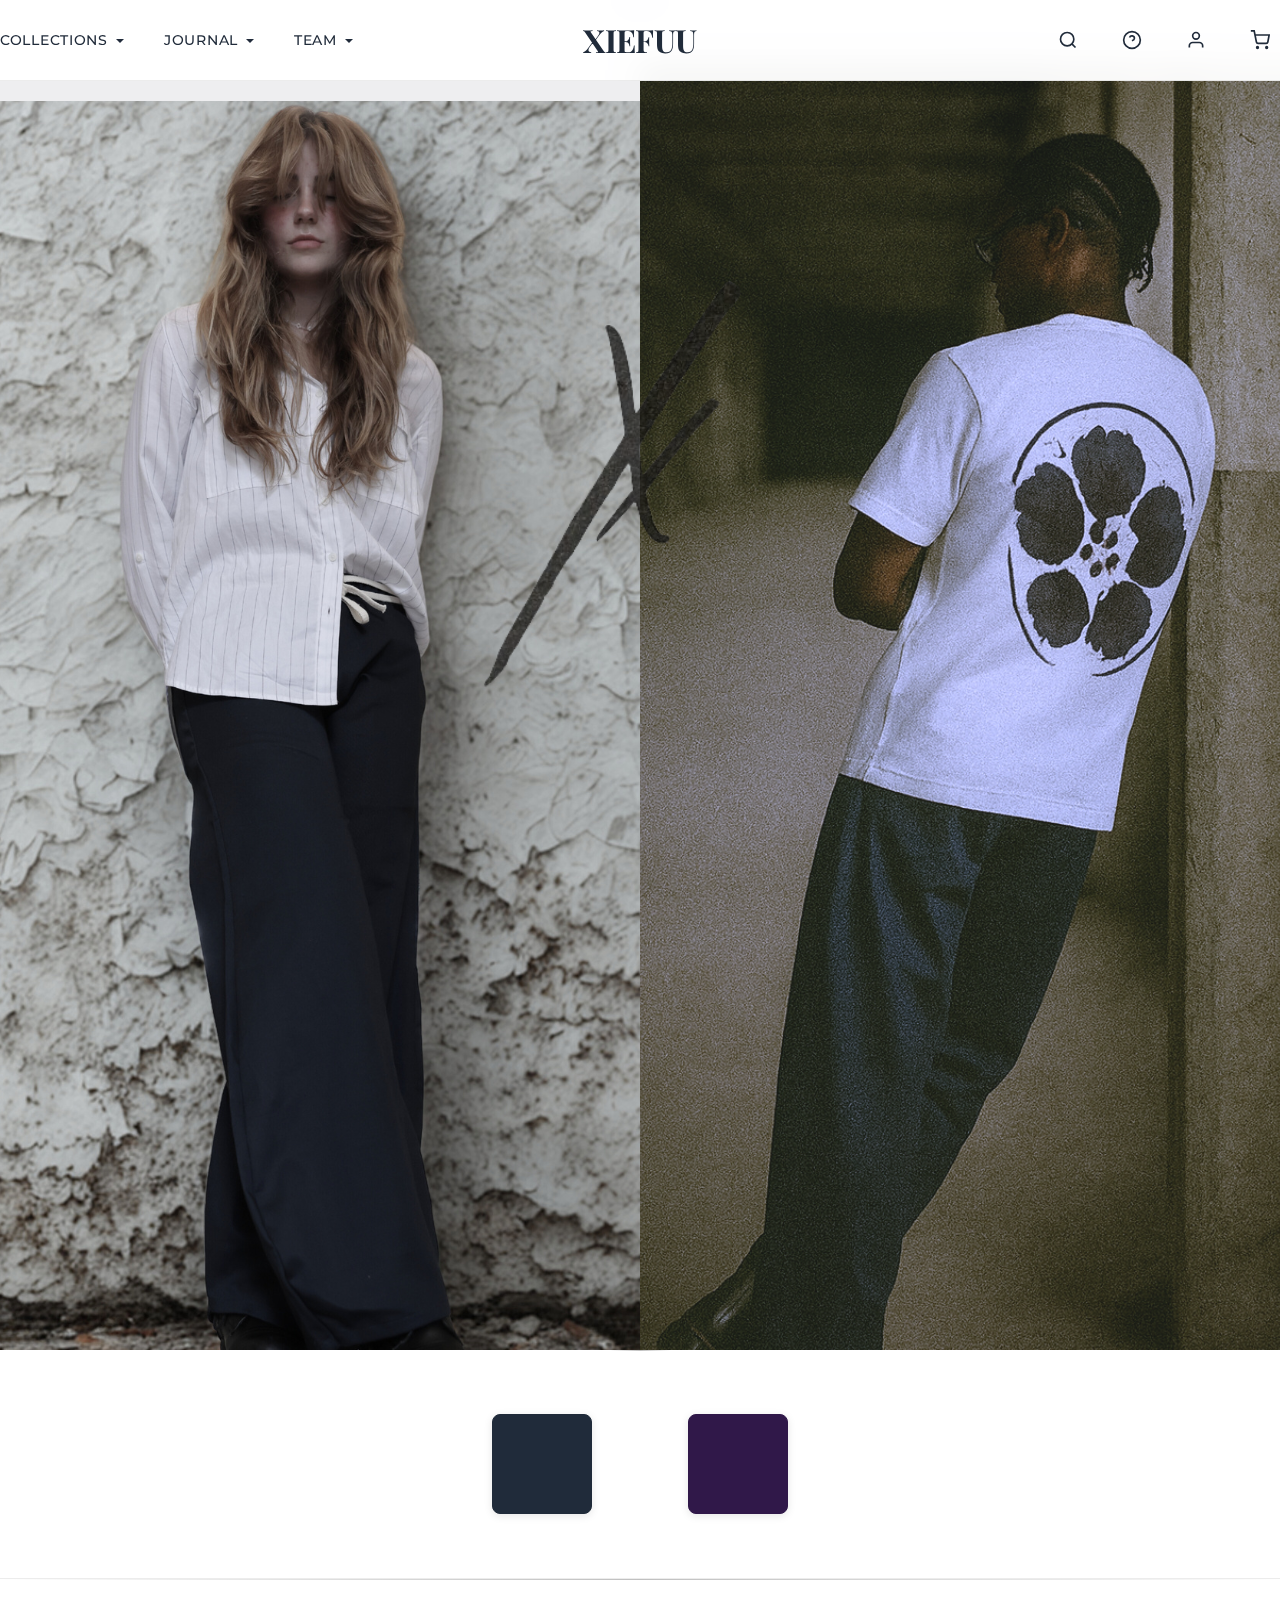
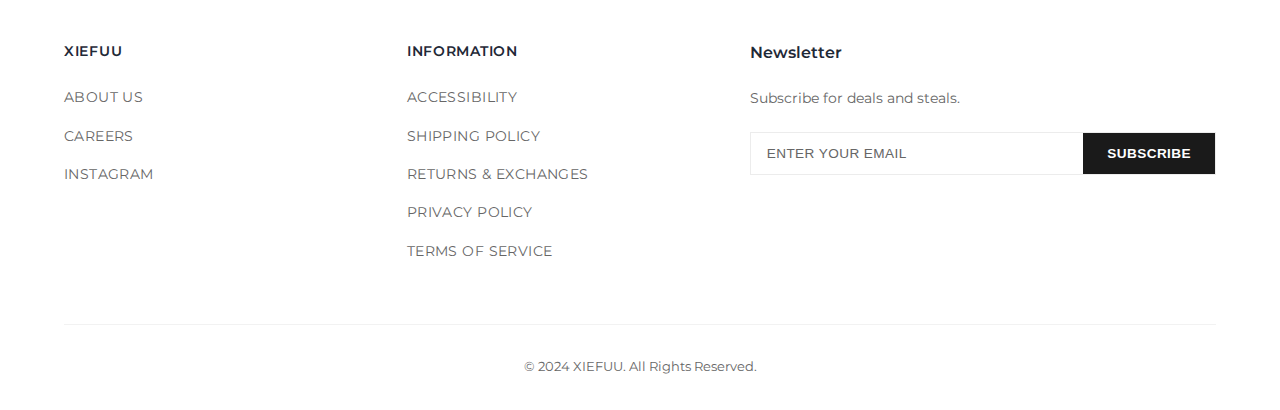
<file: index.html>
<!DOCTYPE html>
<html lang="en">
<head>
    <meta charset="UTF-8">
    <meta name="viewport" content="width=device-width, initial-scale=1.0">
    <title>XIEFUU</title>
    <link rel="stylesheet" href="styles.css">

    <link rel="preconnect" href="https://fonts.googleapis.com">
    <link rel="preconnect" href="https://fonts.gstatic.com" crossorigin>
    <link href="https://fonts.googleapis.com/css2?family=Montserrat:wght@300;400;500;600&family=Playfair+Display:wght@400;700&family=Cormorant+Garamond:wght@400;400i&display=swap" rel="stylesheet">
</head>
<body>
    <header>
        <nav>
            <ul class="nav-left">
                <li class="dropdown">
                    <a href="#collections">Collections</a>
                    <div class="dropdown-content">
                        <a href="ss2025-blue.html">Ss2025 Blue</a>
                        <a href="ss2025-indigo.html">Ss2025 Indigo</a>
                    </div>
                </li>
                <li class="dropdown">
                    <a href="#journal">Journal</a>
                    <div class="dropdown-content">
                        <a href="#story">Story</a>
                        <a href="#innovation">Innovation</a>
                        <a href="#design">Design</a>
                    </div>
                </li>
                                        <li class="dropdown">
                            <a href="#team">Team</a>
                            <div class="dropdown-content">
                                <a href="about.html">About Us</a>
                                <a href="bios.html">Bio</a>
                            </div>
                        </li>
            </ul>
            <a href="#" class="logo">XIEFUU</a>
            <ul class="nav-right">
                <li><a href="#search" class="nav-icon" title="Search">
                    <svg width="20" height="20" viewBox="0 0 24 24" fill="none" stroke="currentColor" stroke-width="2">
                        <circle cx="11" cy="11" r="8"></circle>
                        <path d="m21 21-4.35-4.35"></path>
                    </svg>
                </a></li>
                <li><a href="#help" class="nav-icon" title="Help">
                    <svg width="20" height="20" viewBox="0 0 24 24" fill="none" stroke="currentColor" stroke-width="2">
                        <circle cx="12" cy="12" r="10"></circle>
                        <path d="M9.09 9a3 3 0 0 1 5.83 1c0 2-3 3-3 3"></path>
                        <point cx="12" cy="17" r="1"></point>
                    </svg>
                </a></li>
                <li><a href="#account" class="nav-icon" title="Account">
                    <svg width="20" height="20" viewBox="0 0 24 24" fill="none" stroke="currentColor" stroke-width="2">
                        <path d="M20 21v-2a4 4 0 0 0-4-4H8a4 4 0 0 0-4 4v2"></path>
                        <circle cx="12" cy="7" r="4"></circle>
                    </svg>
                </a></li>
                <li><a href="#cart" class="nav-icon" title="Shopping Cart">
                    <svg width="20" height="20" viewBox="0 0 24 24" fill="none" stroke="currentColor" stroke-width="2">
                        <circle cx="9" cy="21" r="1"></circle>
                        <circle cx="20" cy="21" r="1"></circle>
                        <path d="M1 1h4l2.68 13.39a2 2 0 0 0 2 1.61h9.72a2 2 0 0 0 2-1.61L23 6H6"></path>
                    </svg>
                </a></li>
            </ul>
        </nav>
    </header>

    <main>
        <section class="hero">
            <div class="hero-images">
                <img src="2 copy.png" alt="XIEFUU Style" class="hero-bg-image hero-bg-image-1">
                <img src="3 copy.png" alt="XIEFUU Style" class="hero-bg-image hero-bg-image-2">
            </div>

            <div class="hero-graphics">
                <img src="logo.png" alt="XIEFUU Logo" id="scrolling-logo" class="scrolling-logo">
            </div>
        </section>

        <section class="collection-buttons-section">
            <div class="collection-buttons">
                <a href="ss2025-blue.html" class="collection-btn blue-btn"></a>
                <a href="ss2025-indigo.html" class="collection-btn indigo-btn"></a>
            </div>
        </section>


        
                

    </main>

    <footer>
        <div class="footer-content">
            <div class="footer-section">
                <h4>XIEFUU</h4>
                <ul>
                    <li><a href="about.html">ABOUT US</a></li>
                    <li><a href="#contact">CAREERS</a></li>
                    <li><a href="https://instagram.com/xiefuu" target="_blank">INSTAGRAM</a></li>
                </ul>
            </div>
            
            <div class="footer-section">
                <h4>INFORMATION</h4>
                <ul>
                    <li><a href="#contact">ACCESSIBILITY</a></li>
                    <li><a href="#contact">SHIPPING POLICY</a></li>
                    <li><a href="#contact">RETURNS & EXCHANGES</a></li>
                    <li><a href="#contact">PRIVACY POLICY</a></li>
                    <li><a href="#contact">TERMS OF SERVICE</a></li>
                </ul>
            </div>
            
            <div class="footer-section newsletter">
                <h4>Newsletter</h4>
                <p>Subscribe for deals and steals.</p>
                <div class="newsletter-form">
                    <input type="email" placeholder="ENTER YOUR EMAIL">
                    <button type="submit">SUBSCRIBE</button>
                </div>
            </div>
        </div>
        
        <div class="footer-bottom">
            <p>&copy; 2024 XIEFUU. All Rights Reserved.</p>
        </div>
    </footer>

    <script src="script.js"></script>
</body>
</html>
</file>
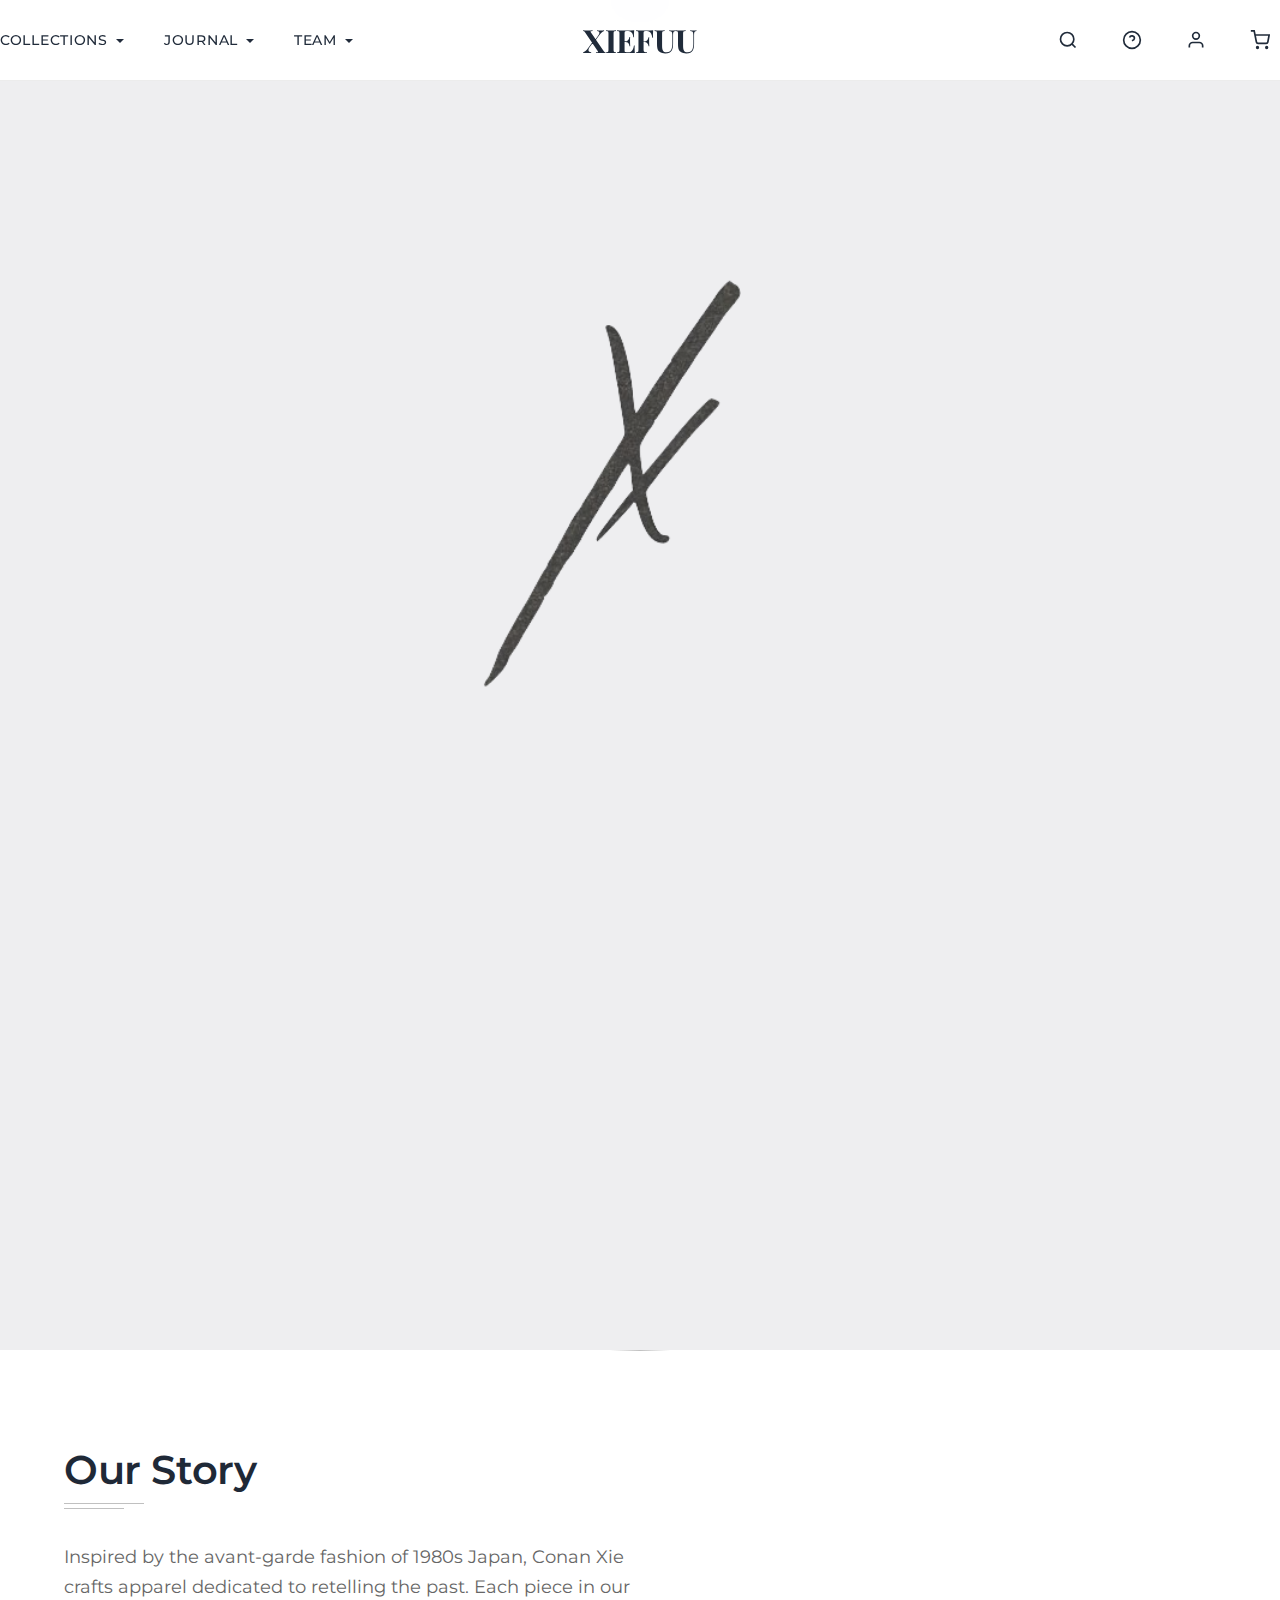
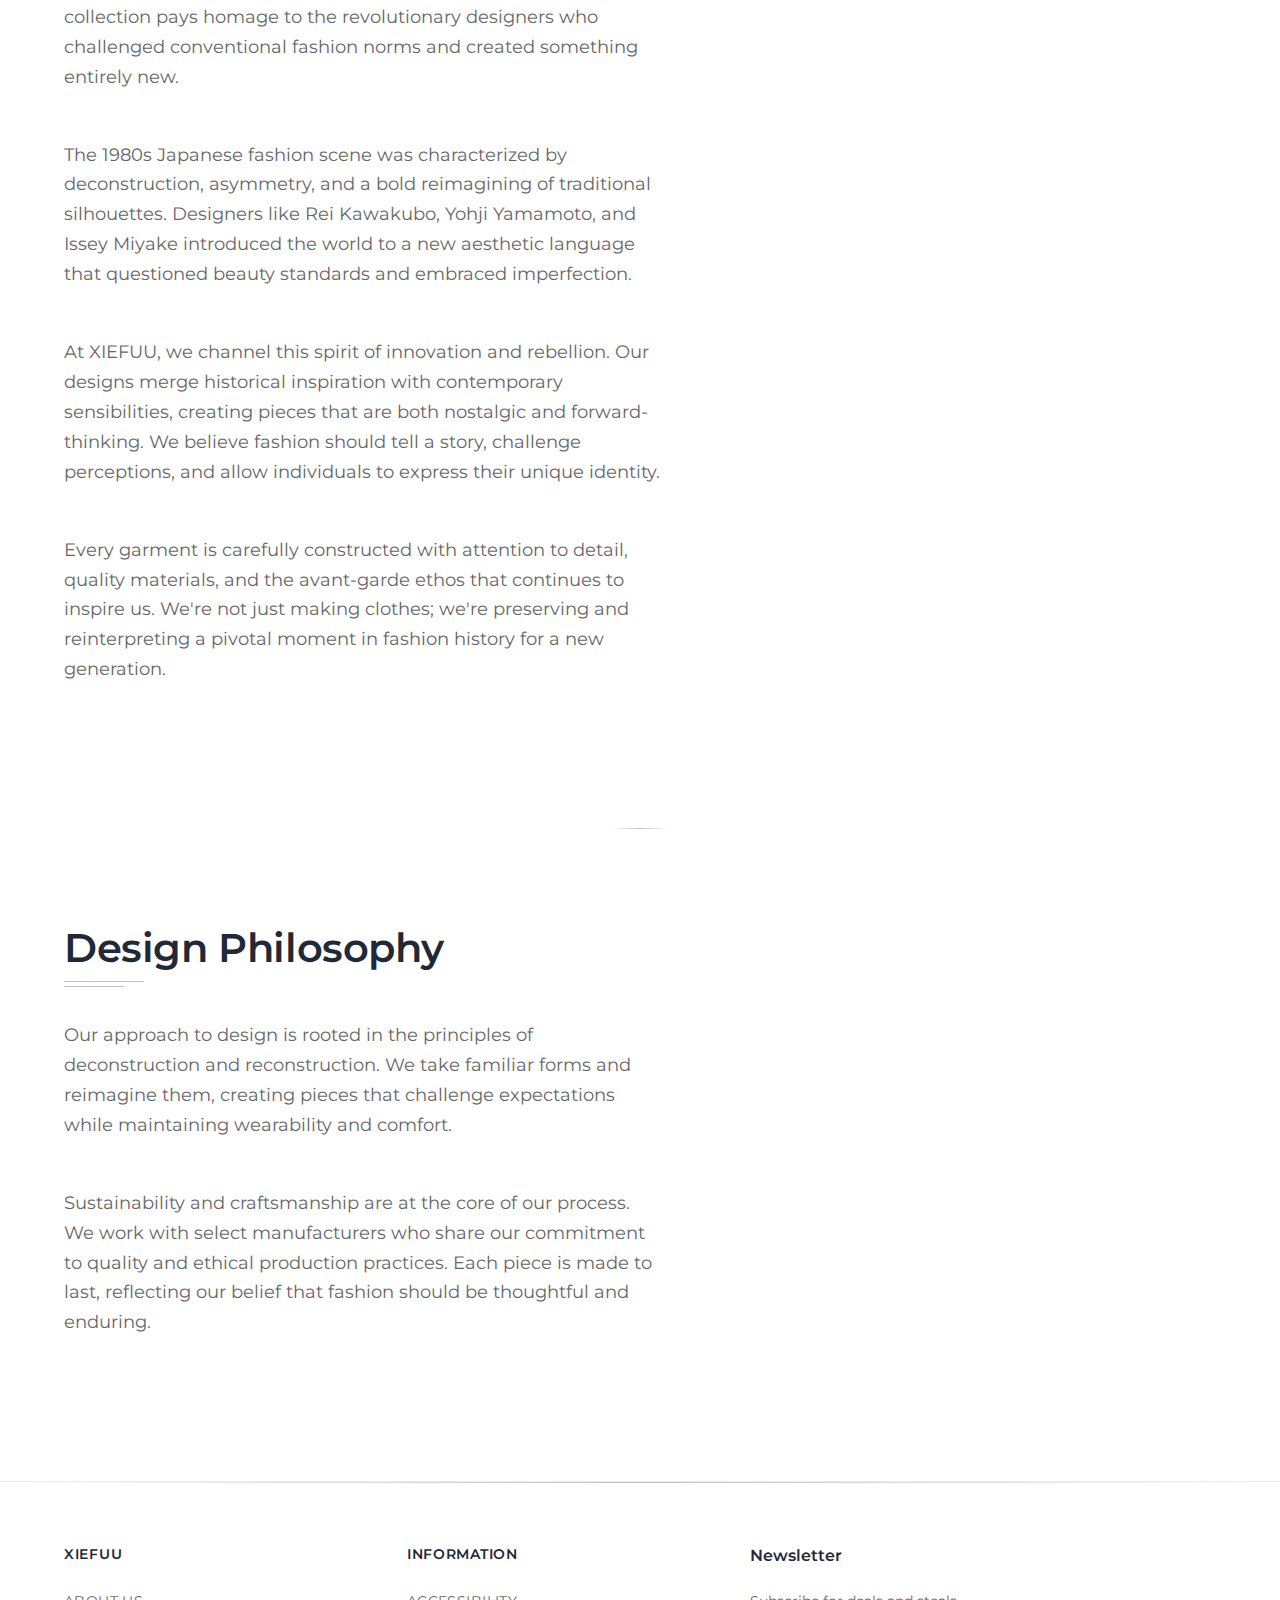
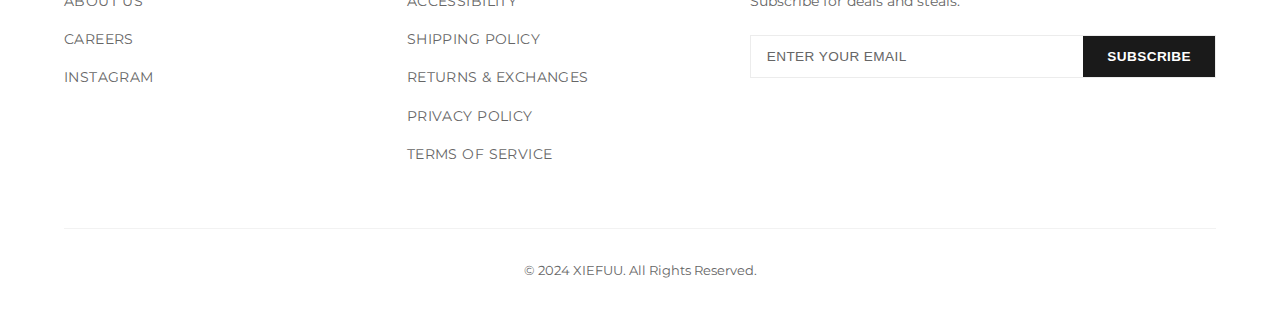
<file: about.html>
<!DOCTYPE html>
<html lang="en">
<head>
    <meta charset="UTF-8">
    <meta name="viewport" content="width=device-width, initial-scale=1.0">
    <title>About - XIEFUU</title>
    <link rel="stylesheet" href="styles.css">

    <link rel="preconnect" href="https://fonts.googleapis.com">
    <link rel="preconnect" href="https://fonts.gstatic.com" crossorigin>
    <link href="https://fonts.googleapis.com/css2?family=Montserrat:wght@300;400;500;600&family=Playfair+Display:wght@400;700&family=Cormorant+Garamond:wght@400;400i&display=swap" rel="stylesheet">
</head>
<body>
    <header>
        <nav>
            <ul class="nav-left">
                <li class="dropdown">
                    <a href="index.html#collections">Collections</a>
                    <div class="dropdown-content">
                        <a href="ss2025-blue.html">Ss2025 Blue</a>
                        <a href="ss2025-indigo.html">Ss2025 Indigo</a>
                    </div>
                </li>
                <li class="dropdown">
                    <a href="index.html#journal">Journal</a>
                    <div class="dropdown-content">
                        <a href="index.html#story">Story</a>
                        <a href="index.html#innovation">Innovation</a>
                        <a href="index.html#design">Design</a>
                    </div>
                </li>
                <li class="dropdown">
                    <a href="index.html#team">Team</a>
                    <div class="dropdown-content">
                        <a href="about.html">About Us</a>
                        <a href="bios.html">Bio</a>
                    </div>
                </li>
            </ul>
            <a href="index.html" class="logo">XIEFUU</a>
            <ul class="nav-right">
                <li><a href="#search" class="nav-icon" title="Search">
                    <svg width="20" height="20" viewBox="0 0 24 24" fill="none" stroke="currentColor" stroke-width="2">
                        <circle cx="11" cy="11" r="8"></circle>
                        <path d="m21 21-4.35-4.35"></path>
                    </svg>
                </a></li>
                <li><a href="#help" class="nav-icon" title="Help">
                    <svg width="20" height="20" viewBox="0 0 24 24" fill="none" stroke="currentColor" stroke-width="2">
                        <circle cx="12" cy="12" r="10"></circle>
                        <path d="M9.09 9a3 3 0 0 1 5.83 1c0 2-3 3-3 3"></path>
                        <point cx="12" cy="17" r="1"></point>
                    </svg>
                </a></li>
                <li><a href="#account" class="nav-icon" title="Account">
                    <svg width="20" height="20" viewBox="0 0 24 24" fill="none" stroke="currentColor" stroke-width="2">
                        <path d="M20 21v-2a4 4 0 0 0-4-4H8a4 4 0 0 0-4 4v2"></path>
                        <circle cx="12" cy="7" r="4"></circle>
                    </svg>
                </a></li>
                <li><a href="#cart" class="nav-icon" title="Shopping Cart">
                    <svg width="20" height="20" viewBox="0 0 24 24" fill="none" stroke="currentColor" stroke-width="2">
                        <circle cx="9" cy="21" r="1"></circle>
                        <circle cx="20" cy="21" r="1"></circle>
                        <path d="M1 1h4l2.68 13.39a2 2 0 0 0 2 1.61h9.72a2 2 0 0 0 2-1.61L23 6H6"></path>
                    </svg>
                </a></li>
            </ul>
        </nav>
    </header>

    <main>
        <section class="hero">
            <div class="hero-graphics">
                <img src="logo.png" alt="XIEFUU Logo" id="scrolling-logo" class="scrolling-logo">
            </div>
        </section>

        <section id="about-content">
            <h2>Our Story</h2>
            <p>Inspired by the avant-garde fashion of 1980s Japan, Conan Xie crafts apparel dedicated to retelling the past. Each piece in our collection pays homage to the revolutionary designers who challenged conventional fashion norms and created something entirely new.</p>
            
            <p>The 1980s Japanese fashion scene was characterized by deconstruction, asymmetry, and a bold reimagining of traditional silhouettes. Designers like Rei Kawakubo, Yohji Yamamoto, and Issey Miyake introduced the world to a new aesthetic language that questioned beauty standards and embraced imperfection.</p>
            
            <p>At XIEFUU, we channel this spirit of innovation and rebellion. Our designs merge historical inspiration with contemporary sensibilities, creating pieces that are both nostalgic and forward-thinking. We believe fashion should tell a story, challenge perceptions, and allow individuals to express their unique identity.</p>
            
            <p>Every garment is carefully constructed with attention to detail, quality materials, and the avant-garde ethos that continues to inspire us. We're not just making clothes; we're preserving and reinterpreting a pivotal moment in fashion history for a new generation.</p>
        </section>

        <section id="philosophy">
            <h2>Design Philosophy</h2>
            <p>Our approach to design is rooted in the principles of deconstruction and reconstruction. We take familiar forms and reimagine them, creating pieces that challenge expectations while maintaining wearability and comfort.</p>
            
            <p>Sustainability and craftsmanship are at the core of our process. We work with select manufacturers who share our commitment to quality and ethical production practices. Each piece is made to last, reflecting our belief that fashion should be thoughtful and enduring.</p>
        </section>
        

    </main>

    <footer>
        <div class="footer-content">
            <div class="footer-section">
                <h4>XIEFUU</h4>
                <ul>
                    <li><a href="about.html">ABOUT US</a></li>
                    <li><a href="index.html#contact">CAREERS</a></li>
                    <li><a href="https://instagram.com/xiefuu" target="_blank">INSTAGRAM</a></li>
                </ul>
            </div>
            
            <div class="footer-section">
                <h4>INFORMATION</h4>
                <ul>
                    <li><a href="index.html#contact">ACCESSIBILITY</a></li>
                    <li><a href="index.html#contact">SHIPPING POLICY</a></li>
                    <li><a href="index.html#contact">RETURNS & EXCHANGES</a></li>
                    <li><a href="index.html#contact">PRIVACY POLICY</a></li>
                    <li><a href="index.html#contact">TERMS OF SERVICE</a></li>
                </ul>
            </div>
            
            <div class="footer-section newsletter">
                <h4>Newsletter</h4>
                <p>Subscribe for deals and steals.</p>
                <div class="newsletter-form">
                    <input type="email" placeholder="ENTER YOUR EMAIL">
                    <button type="submit">SUBSCRIBE</button>
                </div>
            </div>
        </div>
        
        <div class="footer-bottom">
            <p>&copy; 2024 XIEFUU. All Rights Reserved.</p>
        </div>
    </footer>

    <script src="script.js"></script>
</body>
</html>
</file>
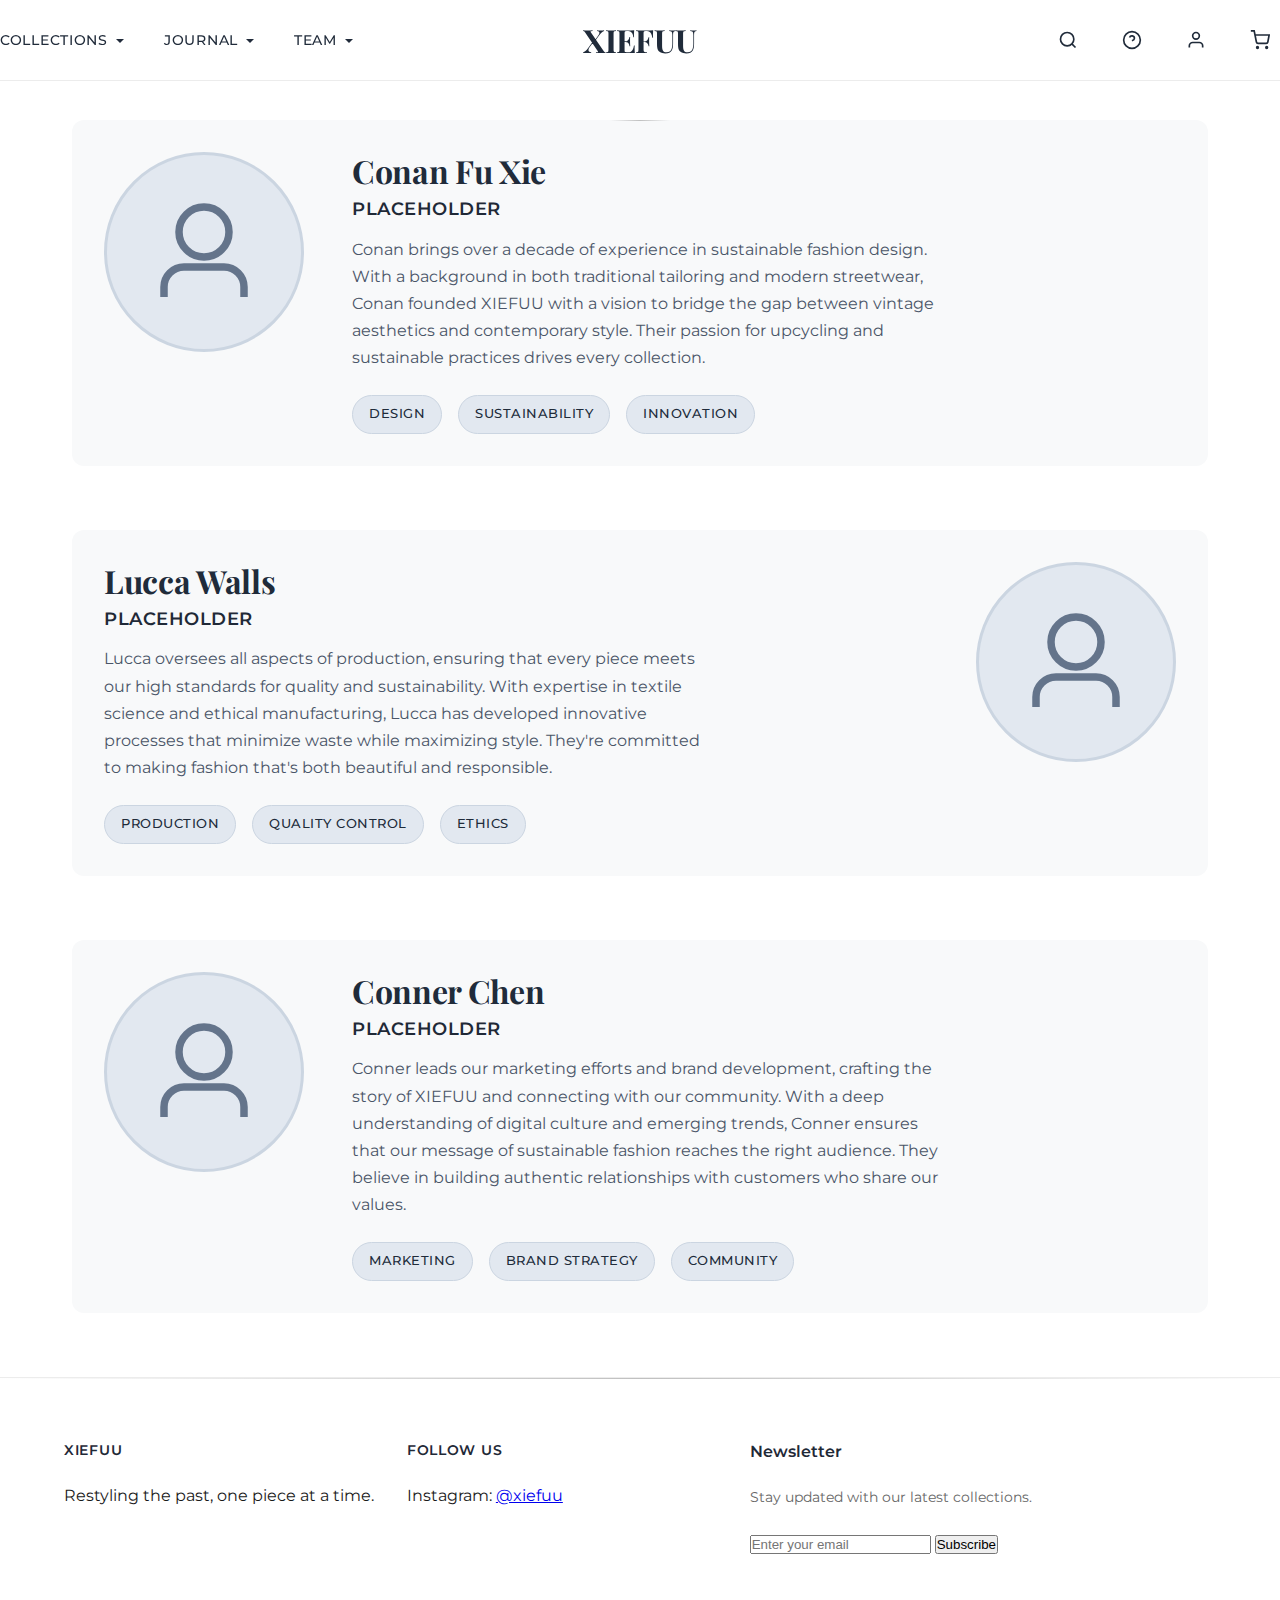
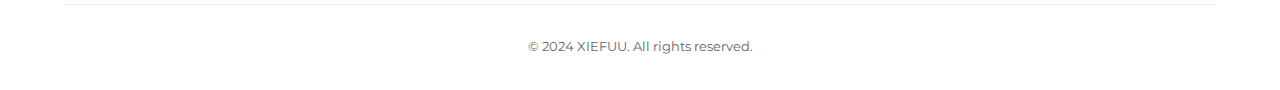
<file: bios.html>
<!DOCTYPE html>
<html lang="en">
<head>
    <meta charset="UTF-8">
    <meta name="viewport" content="width=device-width, initial-scale=1.0">
    <title>Team Bios - XIEFUU</title>
    <link rel="stylesheet" href="styles.css">
    <link href="https://fonts.googleapis.com/css2?family=Playfair+Display:wght@400;700&family=Montserrat:wght@400;500;600&display=swap" rel="stylesheet">
</head>
<body>
    <header>
        <nav>
            <ul class="nav-left">
                <li class="dropdown">
                    <a href="#collections">Collections</a>
                    <div class="dropdown-content">
                        <a href="ss2025-blue.html">Ss2025 Blue</a>
                        <a href="ss2025-indigo.html">Ss2025 Indigo</a>
                    </div>
                </li>
                <li class="dropdown">
                    <a href="#journal">Journal</a>
                    <div class="dropdown-content">
                        <a href="#story">Story</a>
                        <a href="#innovation">Innovation</a>
                        <a href="#design">Design</a>
                    </div>
                </li>
                <li class="dropdown">
                    <a href="#team">Team</a>
                    <div class="dropdown-content">
                        <a href="about.html">About Us</a>
                        <a href="bios.html">Bio</a>
                    </div>
                </li>
            </ul>
            <a href="index.html" class="logo">XIEFUU</a>
            <ul class="nav-right">
                <li><a href="#search" class="nav-icon" title="Search">
                    <svg width="20" height="20" viewBox="0 0 24 24" fill="none" stroke="currentColor" stroke-width="2">
                        <circle cx="11" cy="11" r="8"></circle>
                        <path d="m21 21-4.35-4.35"></path>
                    </svg>
                </a></li>
                <li><a href="#help" class="nav-icon" title="Help">
                    <svg width="20" height="20" viewBox="0 0 24 24" fill="none" stroke="currentColor" stroke-width="2">
                        <circle cx="12" cy="12" r="10"></circle>
                        <path d="M9.09 9a3 3 0 0 1 5.83 1c0 2-3 3-3 3"></path>
                        <point cx="12" cy="17" r="1"></point>
                    </svg>
                </a></li>
                <li><a href="#account" class="nav-icon" title="Account">
                    <svg width="20" height="20" viewBox="0 0 24 24" fill="none" stroke="currentColor" stroke-width="2">
                        <path d="M20 21v-2a4 4 0 0 0-4-4H8a4 4 0 0 0-4 4v2"></path>
                        <circle cx="12" cy="7" r="4"></circle>
                    </svg>
                </a></li>
                <li><a href="#cart" class="nav-icon" title="Shopping Cart">
                    <svg width="20" height="20" viewBox="0 0 24 24" fill="none" stroke="currentColor" stroke-width="2">
                        <circle cx="9" cy="21" r="1"></circle>
                        <circle cx="20" cy="21" r="1"></circle>
                        <path d="M1 1h4l2.68 13.39a2 2 0 0 0 2 1.61h9.72a2 2 0 0 0 2-1.61L23 6H6"></path>
                    </svg>
                </a></li>
            </ul>
        </nav>
    </header>

    <main>
        <section class="team-bios">
            <div class="team-members">
                <div class="team-member">
                    <div class="member-photo">
                        <svg width="120" height="120" viewBox="0 0 24 24" fill="none" stroke="currentColor" stroke-width="1.5">
                            <circle cx="12" cy="8" r="5"></circle>
                            <path d="M20 21v-2a4 4 0 0 0-4-4H8a4 4 0 0 0-4 4v2"></path>
                        </svg>
                    </div>
                    <div class="member-info">
                        <h2>Conan Fu Xie</h2>
                        <h3>PLACEHOLDER</h3>
                        <p>Conan brings over a decade of experience in sustainable fashion design. With a background in both traditional tailoring and modern streetwear, Conan founded XIEFUU with a vision to bridge the gap between vintage aesthetics and contemporary style. Their passion for upcycling and sustainable practices drives every collection.</p>
                        <div class="member-details">
                            <span class="detail-tag">Design</span>
                            <span class="detail-tag">Sustainability</span>
                            <span class="detail-tag">Innovation</span>
                        </div>
                    </div>
                </div>

                <div class="team-member">
                    <div class="member-photo">
                        <svg width="120" height="120" viewBox="0 0 24 24" fill="none" stroke="currentColor" stroke-width="1.5">
                            <circle cx="12" cy="8" r="5"></circle>
                            <path d="M20 21v-2a4 4 0 0 0-4-4H8a4 4 0 0 0-4 4v2"></path>
                        </svg>
                    </div>
                    <div class="member-info">
                        <h2>Lucca Walls</h2>
                        <h3>PLACEHOLDER</h3>
                        <p>Lucca oversees all aspects of production, ensuring that every piece meets our high standards for quality and sustainability. With expertise in textile science and ethical manufacturing, Lucca has developed innovative processes that minimize waste while maximizing style. They're committed to making fashion that's both beautiful and responsible.</p>
                        <div class="member-details">
                            <span class="detail-tag">Production</span>
                            <span class="detail-tag">Quality Control</span>
                            <span class="detail-tag">Ethics</span>
                        </div>
                    </div>
                </div>

                <div class="team-member">
                    <div class="member-photo">
                        <svg width="120" height="120" viewBox="0 0 24 24" fill="none" stroke="currentColor" stroke-width="1.5">
                            <circle cx="12" cy="8" r="5"></circle>
                            <path d="M20 21v-2a4 4 0 0 0-4-4H8a4 4 0 0 0-4 4v2"></path>
                        </svg>
                    </div>
                    <div class="member-info">
                        <h2>Conner Chen</h2>
                        <h3>PLACEHOLDER</h3>
                        <p>Conner leads our marketing efforts and brand development, crafting the story of XIEFUU and connecting with our community. With a deep understanding of digital culture and emerging trends, Conner ensures that our message of sustainable fashion reaches the right audience. They believe in building authentic relationships with customers who share our values.</p>
                        <div class="member-details">
                            <span class="detail-tag">Marketing</span>
                            <span class="detail-tag">Brand Strategy</span>
                            <span class="detail-tag">Community</span>
                        </div>
                    </div>
                </div>
            </div>
        </section>
    </main>

    <footer>
        <div class="footer-content">
            <div class="footer-section">
                <h4>XIEFUU</h4>
                <p>Restyling the past, one piece at a time.</p>
            </div>
            <div class="footer-section">
                <h4>Follow Us</h4>
                <p>Instagram: <a href="https://instagram.com/xiefuu">@xiefuu</a></p>
            </div>
            <div class="footer-section newsletter">
                <h4>Newsletter</h4>
                <p>Stay updated with our latest collections.</p>
                <input type="email" placeholder="Enter your email">
                <button>Subscribe</button>
            </div>
        </div>
        <div class="footer-bottom">
            <p>&copy; 2024 XIEFUU. All rights reserved.</p>
        </div>
    </footer>

    <script src="script.js"></script>
</body>
</html>
</file>
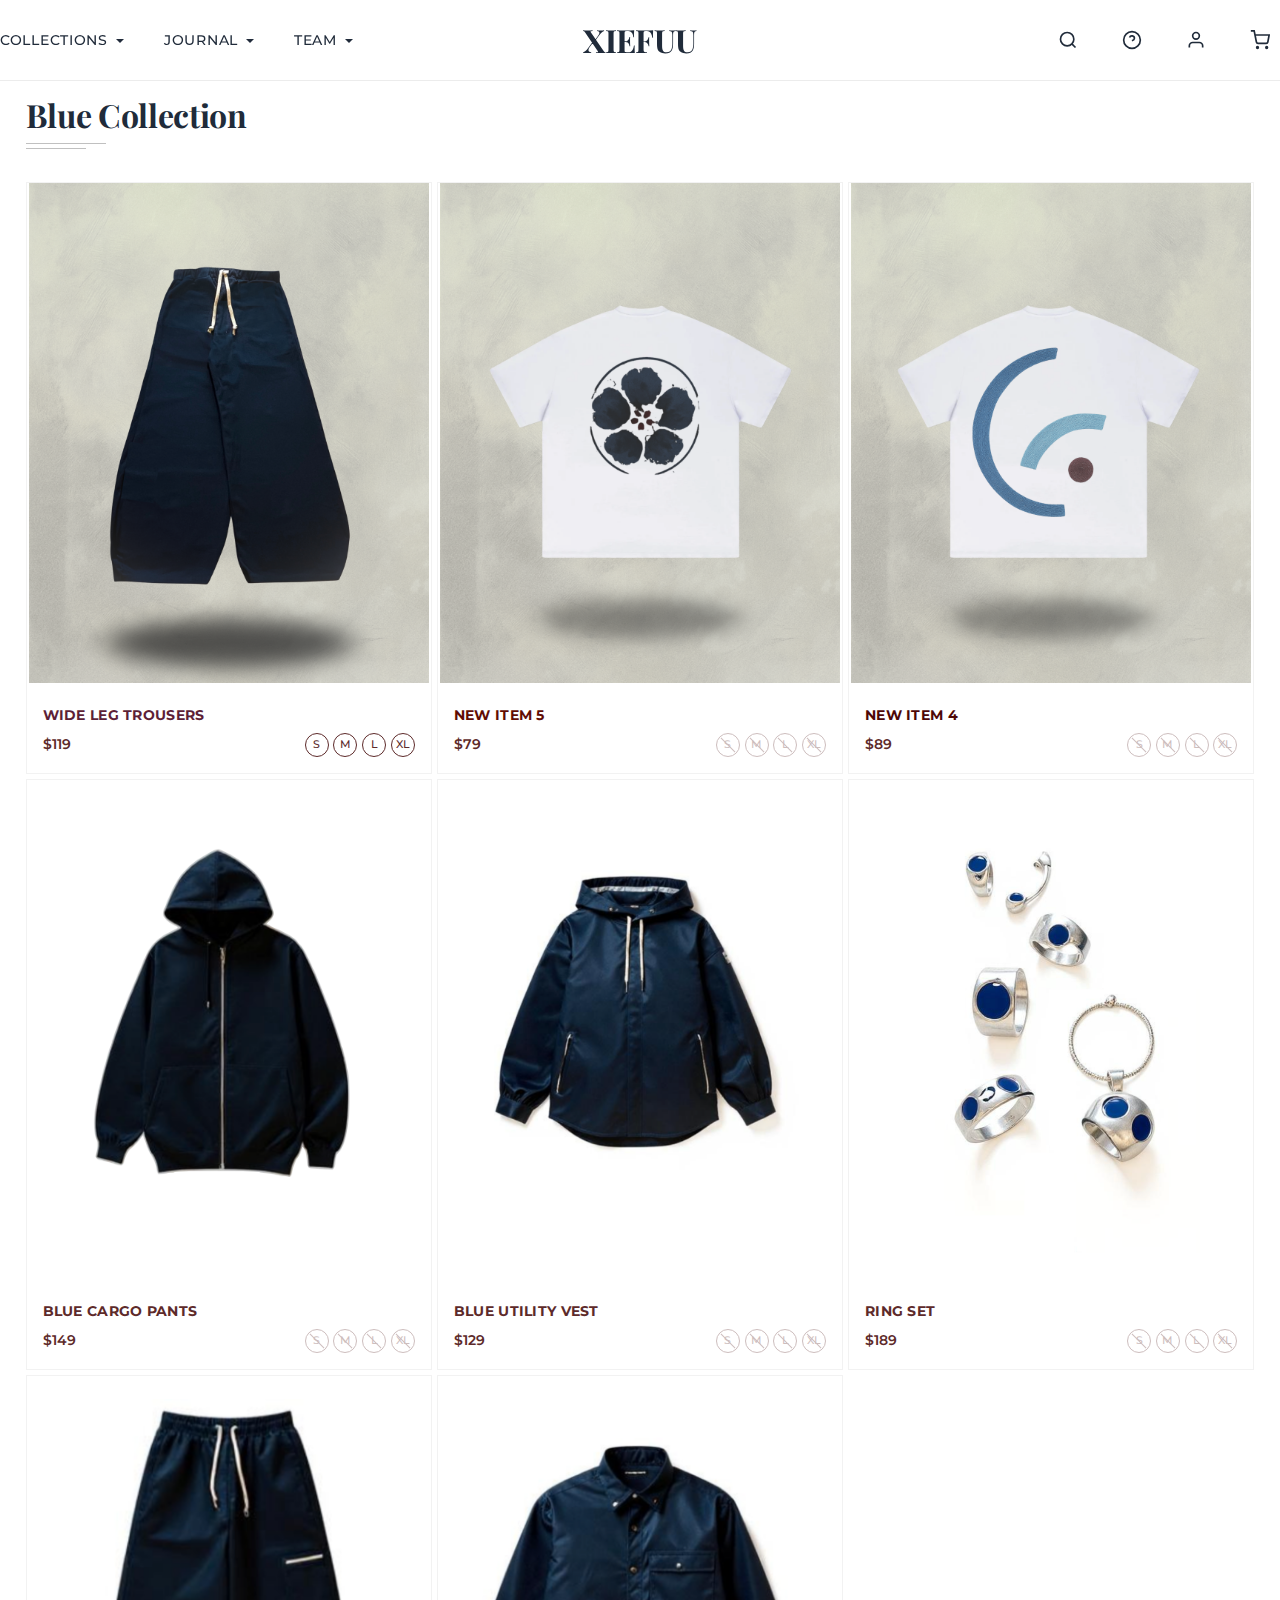
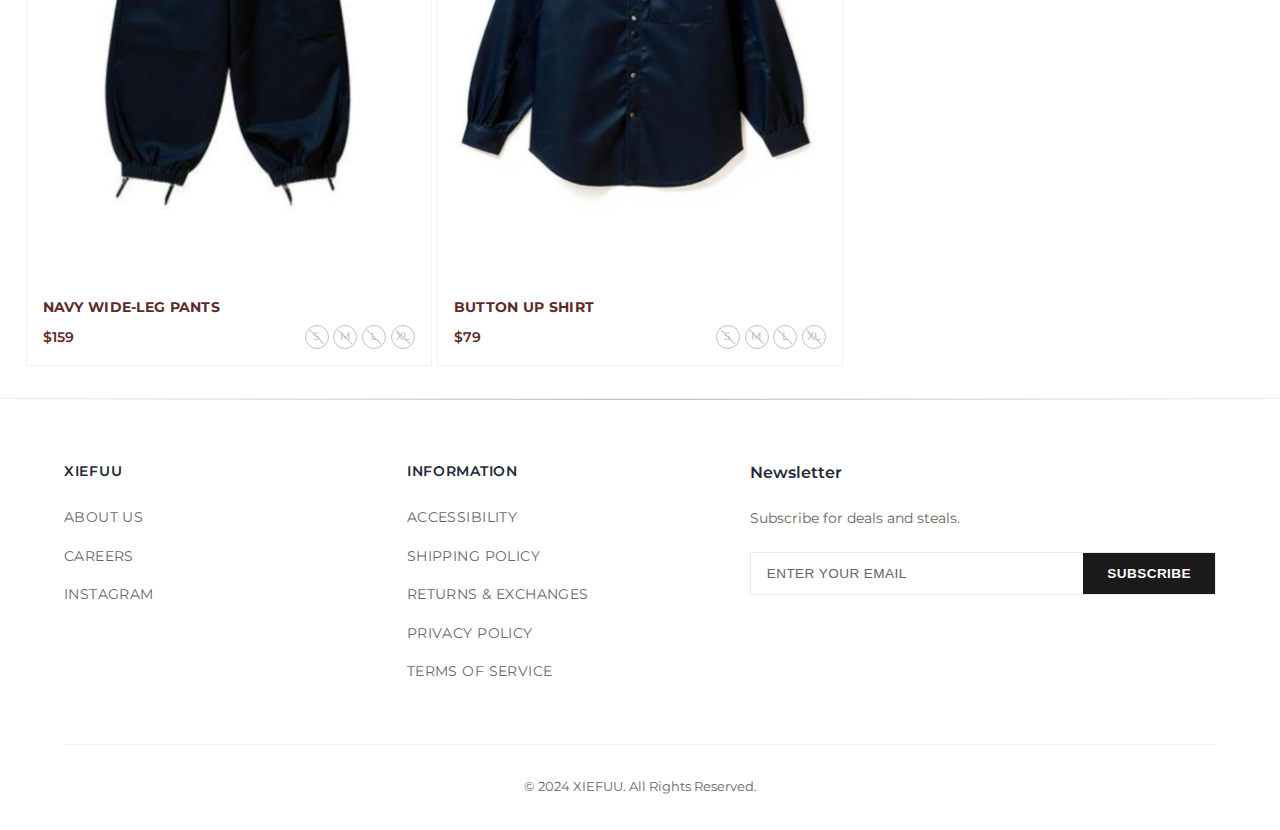
<file: ss2025-blue.html>
<!DOCTYPE html>
<html lang="en">
<head>
    <meta charset="UTF-8">
    <meta name="viewport" content="width=device-width, initial-scale=1.0">
    <title>Ss2025 Blue - XIEFUU</title>
    <link rel="stylesheet" href="styles.css">
    <link rel="preconnect" href="https://fonts.googleapis.com">
    <link rel="preconnect" href="https://fonts.gstatic.com" crossorigin>
    <link href="https://fonts.googleapis.com/css2?family=Montserrat:wght@300;400;500;600&family=Playfair+Display:wght@400;700&family=Cormorant+Garamond:wght@400;400i&display=swap" rel="stylesheet">
</head>
<body>
    <header>
        <nav>
            <ul class="nav-left">
                <li class="dropdown">
                    <a href="index.html#collections">Collections</a>
                    <div class="dropdown-content">
                        <a href="ss2025-blue.html">Ss2025 Blue</a>
                        <a href="ss2025-indigo.html">Ss2025 Indigo</a>
                    </div>
                </li>
                <li class="dropdown">
                    <a href="index.html#journal">Journal</a>
                    <div class="dropdown-content">
                        <a href="index.html#story">Story</a>
                        <a href="index.html#innovation">Innovation</a>
                        <a href="index.html#design">Design</a>
                    </div>
                </li>
                <li class="dropdown">
                    <a href="index.html#team">Team</a>
                    <div class="dropdown-content">
                        <a href="about.html">About Us</a>
                        <a href="bios.html">Bio</a>
                    </div>
                </li>
            </ul>
            <a href="index.html" class="logo">XIEFUU</a>
            <ul class="nav-right">
                <li><a href="#search" class="nav-icon" title="Search">
                    <svg width="20" height="20" viewBox="0 0 24 24" fill="none" stroke="currentColor" stroke-width="2">
                        <circle cx="11" cy="11" r="8"></circle>
                        <path d="m21 21-4.35-4.35"></path>
                    </svg>
                </a></li>
                <li><a href="#help" class="nav-icon" title="Help">
                    <svg width="20" height="20" viewBox="0 0 24 24" fill="none" stroke="currentColor" stroke-width="2">
                        <circle cx="12" cy="12" r="10"></circle>
                        <path d="M9.09 9a3 3 0 0 1 5.83 1c0 2-3 3-3 3"></path>
                        <point cx="12" cy="17" r="1"></point>
                    </svg>
                </a></li>
                <li><a href="#account" class="nav-icon" title="Account">
                    <svg width="20" height="20" viewBox="0 0 24 24" fill="none" stroke="currentColor" stroke-width="2">
                        <path d="M20 21v-2a4 4 0 0 0-4-4H8a4 4 0 0 0-4 4v2"></path>
                        <circle cx="12" cy="7" r="4"></circle>
                    </svg>
                </a></li>
                <li><a href="#cart" class="nav-icon" title="Shopping Cart">
                    <svg width="20" height="20" viewBox="0 0 24 24" fill="none" stroke="currentColor" stroke-width="2">
                        <circle cx="9" cy="21" r="1"></circle>
                        <circle cx="20" cy="21" r="1"></circle>
                        <path d="M1 1h4l2.68 13.39a2 2 0 0 0 2 1.61h9.72a2 2 0 0 0 2-1.61L23 6H6"></path>
                    </svg>
                </a></li>
            </ul>
        </nav>
    </header>

    <main>
        <section id="collection-page">
            <h2>Blue Collection</h2>
            <div class="catalog-grid">
                <div class="catalog-item">
                    <a href="wide-leg-trousers.html" class="product-link">
                        <img src="Items/7.png" alt="Wide Leg Trousers" class="hover-image">
                        <img src="Items/8 copy.png" alt="Wide Leg Trousers Back" class="hover-image-back">
                        <div class="catalog-info">
                            <h3>Wide Leg Trousers</h3>
                            <div class="price-container">
                                <p>$119</p>
                                <div class="size-icons">
                                    <span class="size-icon">S</span>
                                    <span class="size-icon">M</span>
                                    <span class="size-icon">L</span>
                                    <span class="size-icon">XL</span>
                                </div>
                            </div>
                        </div>
                    </a>
                </div>
                <div class="catalog-item">
                    <img src="Items/5.png" alt="New Item 5">
                    <div class="catalog-info">
                        <h3>New Item 5</h3>
                        <div class="price-container">
                            <p>$79</p>
                            <div class="size-icons">
                                <span class="size-icon sold-out">S</span>
                                <span class="size-icon sold-out">M</span>
                                <span class="size-icon sold-out">L</span>
                                <span class="size-icon sold-out">XL</span>
                            </div>
                        </div>
                    </div>
                </div>
                <div class="catalog-item">
                    <img src="Items/4.png" alt="New Item 4">
                    <div class="catalog-info">
                        <h3>New Item 4</h3>
                        <div class="price-container">
                            <p>$89</p>
                            <div class="size-icons">
                                <span class="size-icon sold-out">S</span>
                                <span class="size-icon sold-out">M</span>
                                <span class="size-icon sold-out">L</span>
                                <span class="size-icon sold-out">XL</span>
                            </div>
                        </div>
                    </div>
                </div>
                <div class="catalog-item">
                    <img src="Items/AI 4.png" alt="Blue Cargo Pants">
                    <div class="catalog-info">
                        <h3>Blue Cargo Pants</h3>
                        <div class="price-container">
                            <p>$149</p>
                            <div class="size-icons">
                                <span class="size-icon sold-out">S</span>
                                <span class="size-icon sold-out">M</span>
                                <span class="size-icon sold-out">L</span>
                                <span class="size-icon sold-out">XL</span>
                            </div>
                        </div>
                    </div>
                </div>
                <div class="catalog-item">
                    <img src="Items/AI 5.png" alt="Blue Utility Vest">
                    <div class="catalog-info">
                        <h3>Blue Utility Vest</h3>
                        <div class="price-container">
                            <p>$129</p>
                            <div class="size-icons">
                                <span class="size-icon sold-out">S</span>
                                <span class="size-icon sold-out">M</span>
                                <span class="size-icon sold-out">L</span>
                                <span class="size-icon sold-out">XL</span>
                            </div>
                        </div>
                    </div>
                </div>
                <div class="catalog-item">
                    <img src="Items/AI 2.png" alt="Ring Set">
                    <div class="catalog-info">
                        <h3>Ring Set</h3>
                        <div class="price-container">
                            <p>$189</p>
                            <div class="size-icons">
                                <span class="size-icon sold-out">S</span>
                                <span class="size-icon sold-out">M</span>
                                <span class="size-icon sold-out">L</span>
                                <span class="size-icon sold-out">XL</span>
                            </div>
                        </div>
                    </div>
                </div>
                
                <!-- Third Row Items -->
                <div class="catalog-item">
                    <img src="Items/AI 1.png" alt="Navy Wide-Leg Pants">
                    <div class="catalog-info">
                        <h3>Navy Wide-Leg Pants</h3>
                        <div class="price-container">
                            <p>$159</p>
                            <div class="size-icons">
                                <span class="size-icon sold-out">S</span>
                                <span class="size-icon sold-out">M</span>
                                <span class="size-icon sold-out">L</span>
                                <span class="size-icon sold-out">XL</span>
                            </div>
                        </div>
                    </div>
                </div>
                
                <div class="catalog-item">
                    <img src="Items/AI 3.png" alt="Button Up Shirt">
                    <div class="catalog-info">
                        <h3>Button Up Shirt</h3>
                        <div class="price-container">
                            <p>$79</p>
                            <div class="size-icons">
                                <span class="size-icon sold-out">S</span>
                                <span class="size-icon sold-out">M</span>
                                <span class="size-icon sold-out">L</span>
                                <span class="size-icon sold-out">XL</span>
                            </div>
                        </div>
                    </div>
                </div>

            </div>
        </section>
    </main>

    <footer>
        <div class="footer-content">
            <div class="footer-section">
                <h4>XIEFUU</h4>
                <ul>
                    <li><a href="about.html">ABOUT US</a></li>
                    <li><a href="#contact">CAREERS</a></li>
                    <li><a href="https://instagram.com/xiefuu" target="_blank">INSTAGRAM</a></li>
                </ul>
            </div>
            
            <div class="footer-section">
                <h4>INFORMATION</h4>
                <ul>
                    <li><a href="#contact">ACCESSIBILITY</a></li>
                    <li><a href="#contact">SHIPPING POLICY</a></li>
                    <li><a href="#contact">RETURNS & EXCHANGES</a></li>
                    <li><a href="#contact">PRIVACY POLICY</a></li>
                    <li><a href="#contact">TERMS OF SERVICE</a></li>
                </ul>
            </div>
            
            <div class="footer-section newsletter">
                <h4>Newsletter</h4>
                <p>Subscribe for deals and steals.</p>
                <div class="newsletter-form">
                    <input type="email" placeholder="ENTER YOUR EMAIL">
                    <button type="submit">SUBSCRIBE</button>
                </div>
            </div>
        </div>
        
        <div class="footer-bottom">
            <p>&copy; 2024 XIEFUU. All Rights Reserved.</p>
        </div>
    </footer>

    <script src="script.js"></script>
</body>
</html>
</file>
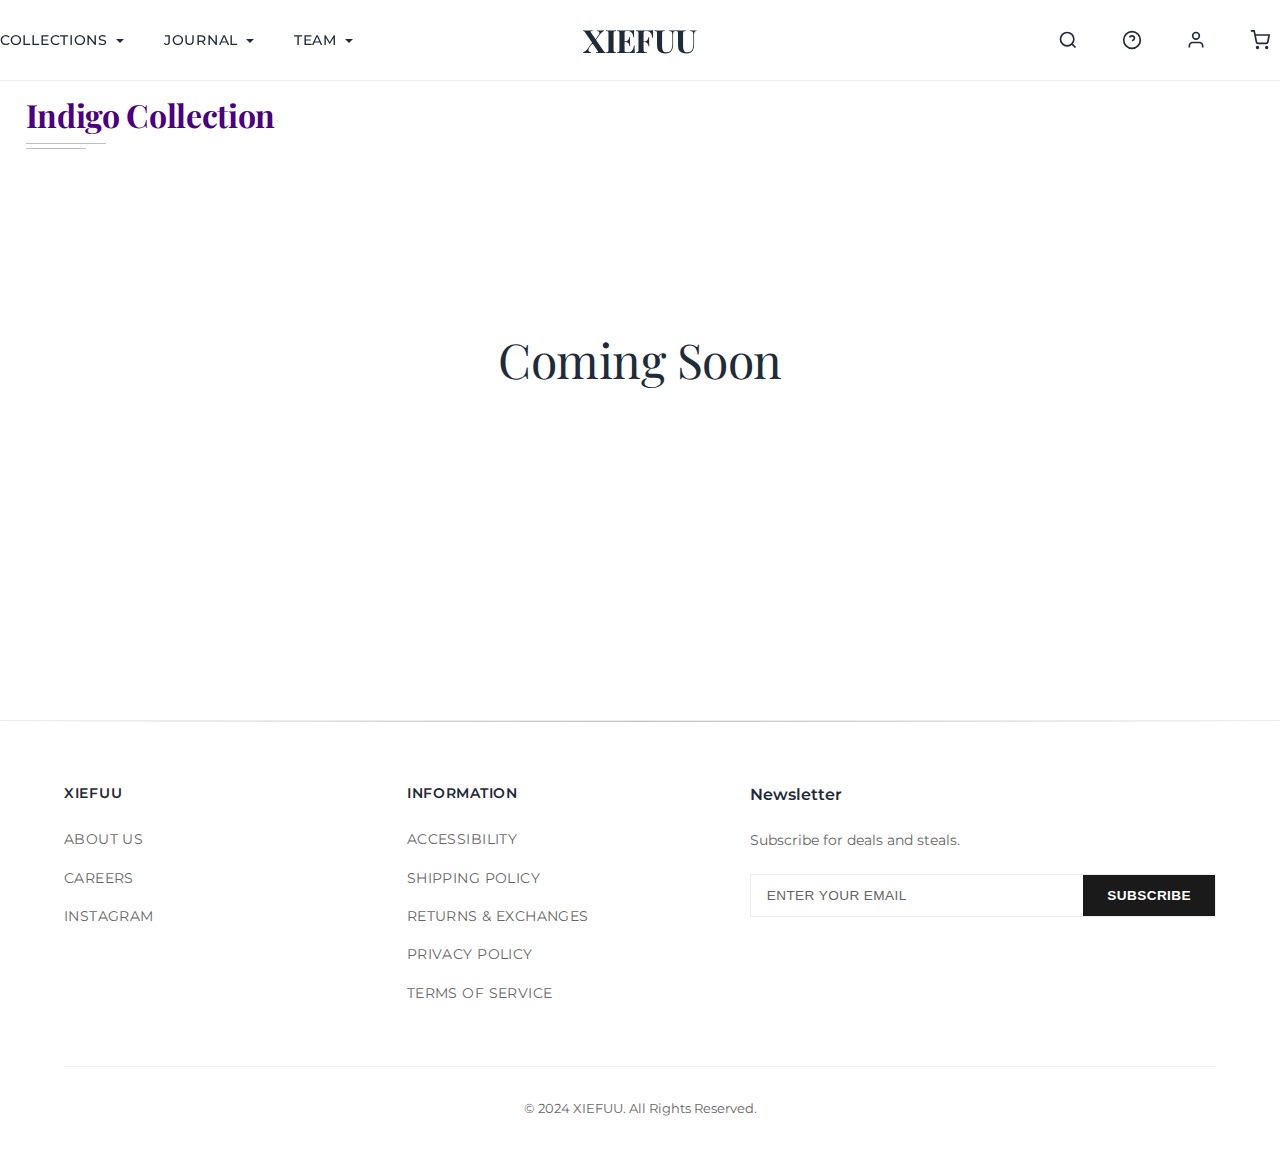
<file: ss2025-indigo.html>
<!DOCTYPE html>
<html lang="en">
<head>
    <meta charset="UTF-8">
    <meta name="viewport" content="width=device-width, initial-scale=1.0">
    <title>Ss2025 Indigo - XIEFUU</title>
    <link rel="stylesheet" href="styles.css">
    <link rel="preconnect" href="https://fonts.googleapis.com">
    <link rel="preconnect" href="https://fonts.gstatic.com" crossorigin>
    <link href="https://fonts.googleapis.com/css2?family=Montserrat:wght@300;400;500;600&family=Playfair+Display:wght@400;700&family=Cormorant+Garamond:wght@400;400i&display=swap" rel="stylesheet">
</head>
<body class="ss2025-indigo">
    <header>
        <nav>
            <ul class="nav-left">
                <li class="dropdown">
                    <a href="index.html#collections">Collections</a>
                    <div class="dropdown-content">
                        <a href="ss2025-blue.html">Ss2025 Blue</a>
                        <a href="ss2025-indigo.html">Ss2025 Indigo</a>
                    </div>
                </li>
                <li class="dropdown">
                    <a href="index.html#journal">Journal</a>
                    <div class="dropdown-content">
                        <a href="index.html#story">Story</a>
                        <a href="index.html#innovation">Innovation</a>
                        <a href="index.html#design">Design</a>
                    </div>
                </li>
                <li class="dropdown">
                    <a href="index.html#team">Team</a>
                    <div class="dropdown-content">
                        <a href="about.html">About Us</a>
                        <a href="bios.html">Bio</a>
                    </div>
                </li>
            </ul>
            <a href="index.html" class="logo">XIEFUU</a>
            <ul class="nav-right">
                <li><a href="#search" class="nav-icon" title="Search">
                    <svg width="20" height="20" viewBox="0 0 24 24" fill="none" stroke="currentColor" stroke-width="2">
                        <circle cx="11" cy="11" r="8"></circle>
                        <path d="m21 21-4.35-4.35"></path>
                    </svg>
                </a></li>
                <li><a href="#help" class="nav-icon" title="Help">
                    <svg width="20" height="20" viewBox="0 0 24 24" fill="none" stroke="currentColor" stroke-width="2">
                        <circle cx="12" cy="12" r="10"></circle>
                        <path d="M9.09 9a3 3 0 0 1 5.83 1c0 2-3 3-3 3"></path>
                        <point cx="12" cy="17" r="1"></point>
                    </svg>
                </a></li>
                <li><a href="#account" class="nav-icon" title="Account">
                    <svg width="20" height="20" viewBox="0 0 24 24" fill="none" stroke="currentColor" stroke-width="2">
                        <path d="M20 21v-2a4 4 0 0 0-4-4H8a4 4 0 0 0-4 4v2"></path>
                        <circle cx="12" cy="7" r="4"></circle>
                    </svg>
                </a></li>
                <li><a href="#cart" class="nav-icon" title="Shopping Cart">
                    <svg width="20" height="20" viewBox="0 0 24 24" fill="none" stroke="currentColor" stroke-width="2">
                        <circle cx="9" cy="21" r="1"></circle>
                        <circle cx="20" cy="21" r="1"></circle>
                        <path d="M1 1h4l2.68 13.39a2 2 0 0 0 2 1.61h9.72a2 2 0 0 0 2-1.61L23 6H6"></path>
                    </svg>
                </a></li>
            </ul>
        </nav>
    </header>

    <main>
        <section id="collection-page" style="position: relative; min-height: 80vh;">
            <h2>Indigo Collection</h2>
            <div class="coming-soon-message">
                <p>Coming Soon</p>
            </div>
        </section>
    </main>

    <footer>
        <div class="footer-content">
            <div class="footer-section">
                <h4>XIEFUU</h4>
                <ul>
                    <li><a href="about.html">ABOUT US</a></li>
                    <li><a href="#contact">CAREERS</a></li>
                    <li><a href="https://instagram.com/xiefuu" target="_blank">INSTAGRAM</a></li>
                </ul>
            </div>
            
            <div class="footer-section">
                <h4>INFORMATION</h4>
                <ul>
                    <li><a href="#contact">ACCESSIBILITY</a></li>
                    <li><a href="#contact">SHIPPING POLICY</a></li>
                    <li><a href="#contact">RETURNS & EXCHANGES</a></li>
                    <li><a href="#contact">PRIVACY POLICY</a></li>
                    <li><a href="#contact">TERMS OF SERVICE</a></li>
                </ul>
            </div>
            
            <div class="footer-section newsletter">
                <h4>Newsletter</h4>
                <p>Subscribe for deals and steals.</p>
                <div class="newsletter-form">
                    <input type="email" placeholder="ENTER YOUR EMAIL">
                    <button type="submit">SUBSCRIBE</button>
                </div>
            </div>
        </div>
        
        <div class="footer-bottom">
            <p>&copy; 2024 XIEFUU. All Rights Reserved.</p>
        </div>
    </footer>

    <script src="script.js"></script>
</body>
</html>
</file>
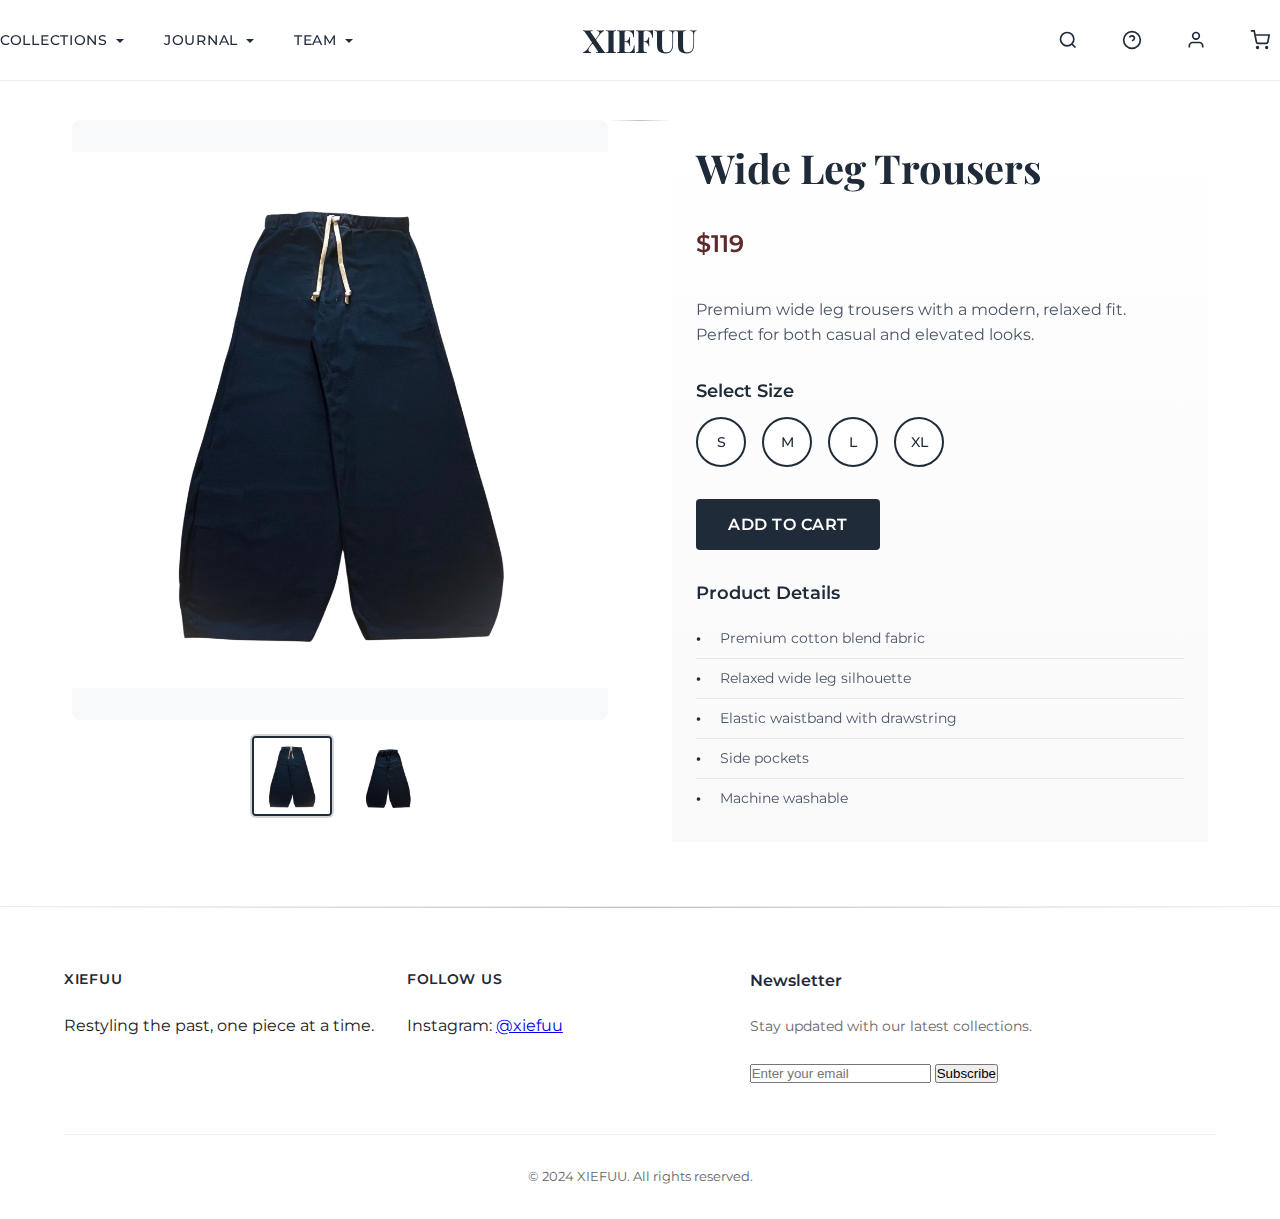
<file: wide-leg-trousers.html>
<!DOCTYPE html>
<html lang="en">
<head>
    <meta charset="UTF-8">
    <meta name="viewport" content="width=device-width, initial-scale=1.0">
    <title>Wide Leg Trousers - XIEFUU</title>
    <link rel="stylesheet" href="styles.css">
    <link href="https://fonts.googleapis.com/css2?family=Playfair+Display:wght@400;700&family=Montserrat:wght@400;500;600&display=swap" rel="stylesheet">
</head>
<body>
    <header>
        <nav>
            <ul class="nav-left">
                <li class="dropdown">
                    <a href="#collections">Collections</a>
                    <div class="dropdown-content">
                        <a href="ss2025-blue.html">Ss2025 Blue</a>
                        <a href="ss2025-indigo.html">Ss2025 Indigo</a>
                    </div>
                </li>
                <li class="dropdown">
                    <a href="#journal">Journal</a>
                    <div class="dropdown-content">
                        <a href="#story">Story</a>
                        <a href="#innovation">Innovation</a>
                        <a href="#design">Design</a>
                    </div>
                </li>
                                        <li class="dropdown">
                            <a href="#team">Team</a>
                            <div class="dropdown-content">
                                <a href="about.html">About Us</a>
                                <a href="bios.html">Bio</a>
                            </div>
                        </li>
            </ul>
            <a href="index.html" class="logo">XIEFUU</a>
            <ul class="nav-right">
                <li><a href="#search" class="nav-icon" title="Search">
                    <svg width="20" height="20" viewBox="0 0 24 24" fill="none" stroke="currentColor" stroke-width="2">
                        <circle cx="11" cy="11" r="8"></circle>
                        <path d="m21 21-4.35-4.35"></path>
                    </svg>
                </a></li>
                <li><a href="#help" class="nav-icon" title="Help">
                    <svg width="20" height="20" viewBox="0 0 24 24" fill="none" stroke="currentColor" stroke-width="2">
                        <circle cx="12" cy="12" r="10"></circle>
                        <path d="M9.09 9a3 3 0 0 1 5.83 1c0 2-3 3-3 3"></path>
                        <point cx="12" cy="17" r="1"></point>
                    </svg>
                </a></li>
                <li><a href="#account" class="nav-icon" title="Account">
                    <svg width="20" height="20" viewBox="0 0 24 24" fill="none" stroke="currentColor" stroke-width="2">
                        <path d="M20 21v-2a4 4 0 0 0-4-4H8a4 4 0 0 0-4 4v2"></path>
                        <circle cx="12" cy="7" r="4"></circle>
                    </svg>
                </a></li>
                <li><a href="#cart" class="nav-icon" title="Shopping Cart">
                    <svg width="20" height="20" viewBox="0 0 24 24" fill="none" stroke="currentColor" stroke-width="2">
                        <circle cx="9" cy="21" r="1"></circle>
                        <circle cx="20" cy="21" r="1"></circle>
                        <path d="M1 1h4l2.68 13.39a2 2 0 0 0 2 1.61h9.72a2 2 0 0 0 2-1.61L23 6H6"></path>
                    </svg>
                </a></li>
            </ul>
        </nav>
    </header>

    <main>
        <section class="product-detail">
            <div class="product-images">
                <div class="main-image">
                    <img src="Items/1.PNG" alt="Wide Leg Trousers Front" id="main-product-image">
                </div>
                <div class="thumbnail-images">
                    <img src="Items/1.PNG" alt="Wide Leg Trousers Front" class="thumbnail active" onclick="changeImage('Items/1.PNG')">
                    <img src="Items/2.PNG" alt="Wide Leg Trousers Back" class="thumbnail" onclick="changeImage('Items/2.PNG')">
                </div>
            </div>
            <div class="product-info">
                <h1>Wide Leg Trousers</h1>
                <p class="price">$119</p>
                <p class="description">Premium wide leg trousers with a modern, relaxed fit. Perfect for both casual and elevated looks.</p>
                
                <div class="size-selection">
                    <h3>Select Size</h3>
                    <div class="size-options">
                        <button class="size-option">S</button>
                        <button class="size-option">M</button>
                        <button class="size-option">L</button>
                        <button class="size-option">XL</button>
                    </div>
                </div>
                
                <div class="add-to-cart">
                    <button class="add-to-cart-btn">Add to Cart</button>
                </div>
                
                <div class="product-details">
                    <h3>Product Details</h3>
                    <ul>
                        <li>Premium cotton blend fabric</li>
                        <li>Relaxed wide leg silhouette</li>
                        <li>Elastic waistband with drawstring</li>
                        <li>Side pockets</li>
                        <li>Machine washable</li>
                    </ul>
                </div>
            </div>
        </section>
    </main>

    <footer>
        <div class="footer-content">
            <div class="footer-section">
                <h4>XIEFUU</h4>
                <p>Restyling the past, one piece at a time.</p>
            </div>
            <div class="footer-section">
                <h4>Follow Us</h4>
                <p>Instagram: <a href="https://instagram.com/xiefuu">@xiefuu</a></p>
            </div>
            <div class="footer-section newsletter">
                <h4>Newsletter</h4>
                <p>Stay updated with our latest collections.</p>
                <input type="email" placeholder="Enter your email">
                <button>Subscribe</button>
            </div>
        </div>
        <div class="footer-bottom">
            <p>&copy; 2024 XIEFUU. All rights reserved.</p>
        </div>
    </footer>

    <script src="script.js"></script>
    <script>
        function changeImage(src) {
            document.getElementById('main-product-image').src = src;
            
            // Update active thumbnail
            document.querySelectorAll('.thumbnail').forEach(thumb => {
                thumb.classList.remove('active');
            });
            event.target.classList.add('active');
        }
    </script>
</body>
</html>
</file>
<file: styles.css>
:root {
    --accent-color: #1e3a8a;
    --accent-light: #3b82f6;
    --accent-dark: #1e40af;
    --accent-muted: #64748b;
    --text-primary: #1a1a1a;
    --text-secondary: #666;
    --background: #ffffff;
    --background-light: #fafafa;
    --silver: #c0c0c0;
    --silver-light: #e8e8e8;
    --silver-dark: #a0a0a0;
}

* {
    margin: 0;
    padding: 0;
    box-sizing: border-box;
}

body {
    background-color: var(--background);
    color: var(--text-primary);
    font-family: 'Montserrat', -apple-system, BlinkMacSystemFont, 'Segoe UI', Roboto, sans-serif;
    line-height: 1.6;
    font-weight: 400;
    overflow-x: hidden;
}

/* Header */
header {
    position: fixed;
    top: 0;
    left: 0;
    right: 0;
    background: rgba(255, 255, 255, 0.95);
    backdrop-filter: blur(15px);
    z-index: 1000;
    border-bottom: 1px solid rgba(192, 192, 192, 0.3);
    padding: 1.5rem 0;
}

nav {
    display: flex;
    justify-content: center;
    align-items: center;
    padding: 1rem 5%;
    max-width: 1400px;
    margin: 0 auto;
    position: relative;
}

.logo {
    font-family: 'Playfair Display', serif;
    font-size: 2rem;
    font-weight: 700;
    color: #202b3a;
    text-decoration: none;
    letter-spacing: -0.02em;
    position: absolute;
    left: 50%;
    transform: translateX(-50%);
    z-index: 10;
}

.logo::after {
    content: '';
    position: absolute;
    bottom: -2px;
    left: 0;
    width: 100%;
    height: 1px;
    background: linear-gradient(90deg, transparent, var(--silver), transparent);
    transform: scaleX(0);
    transition: transform 0.3s ease;
}

.logo:hover::after {
    transform: scaleX(1);
}

nav ul {
    display: flex;
    list-style: none;
    align-items: center;
    margin: 0;
    padding: 0;
}

.nav-left {
    position: absolute;
    left: 0;
    gap: 2.5rem;
}

.nav-right {
    position: absolute;
    right: 0;
    gap: 1.5rem;
}

nav ul li a {
    color: #202b3a;
    text-decoration: none;
    font-size: 0.9rem;
    font-weight: 500;
    transition: all 0.3s ease;
    text-transform: uppercase;
    letter-spacing: 0.05em;
    position: relative;
}

nav ul li a::before {
    content: '';
    position: absolute;
    bottom: -3px;
    left: 0;
    width: 100%;
    height: 1px;
    background: var(--silver);
    transform: scaleX(0);
    transition: transform 0.3s ease;
}

nav ul li a:hover {
    color: #1f2937;
}

nav ul li a:hover::before {
    transform: scaleX(1);
}

/* Navigation Icons */
.nav-icon {
    display: flex;
    align-items: center;
    justify-content: center;
    width: 40px;
    height: 40px;
    border-radius: 50%;
    transition: all 0.3s ease;
    position: relative;
}

.nav-icon:hover {
    background: rgba(192, 192, 192, 0.1);
    transform: translateY(-1px);
}

.nav-icon svg {
    stroke: #202b3a;
    transition: all 0.3s ease;
}

.nav-icon:hover svg {
    stroke: #1f2937;
    transform: scale(1.1);
}

/* Dropdown Styles */
.dropdown {
    position: relative;
    display: inline-block;
}

.dropdown-content {
    display: none;
    position: absolute;
    top: 100%;
    left: 0;
    background: rgba(255, 255, 255, 0.98);
    backdrop-filter: blur(15px);
    min-width: 160px;
    box-shadow: 0 8px 25px rgba(0, 0, 0, 0.1);
    border: 1px solid rgba(192, 192, 192, 0.2);
    border-radius: 0;
    z-index: 1000;
    margin-top: 2px;
    opacity: 0;
    transform: translateY(-10px);
    transition: all 0.3s ease;
}

.dropdown-content a {
    color: var(--text-secondary) !important;
    padding: 12px 20px;
    text-decoration: none;
    display: block;
    font-size: 0.85rem !important;
    font-weight: 400 !important;
    text-transform: uppercase !important;
    letter-spacing: 0.03em !important;
    transition: all 0.3s ease;
    border-bottom: 1px solid rgba(192, 192, 192, 0.1);
}

.dropdown-content a:last-child {
    border-bottom: none;
}

.dropdown-content a:hover {
    background: rgba(248, 248, 248, 0.8);
    color: var(--text-primary) !important;
    padding-left: 25px;
}

.dropdown-content a::before {
    display: none !important;
}

.dropdown:hover .dropdown-content {
    display: block;
    opacity: 1;
    transform: translateY(0);
}

/* Add dropdown arrow indicator */
.dropdown > a::after {
    content: '';
    display: inline-block;
    width: 0;
    height: 0;
    margin-left: 8px;
    vertical-align: middle;
    border-top: 4px solid currentColor;
    border-right: 4px solid transparent;
    border-left: 4px solid transparent;
    transition: transform 0.3s ease;
}

.dropdown:hover > a::after {
    transform: rotate(180deg);
}

/* Main Content */
main {
    margin-top: 0px;
    position: relative;
}

/* Hero Section */
.hero {
    min-height: 150vh;
    display: flex;
    align-items: center;
    justify-content: center;
    text-align: center;
    position: relative;
    background: rgba(32, 43, 58, 0.08);
    overflow: hidden;
    padding-top: 80px;
}

.hero-text {
    position: fixed;
    bottom: 10%;
    left: 50%;
    transform: translateX(-50%);
    z-index: 10000;
    pointer-events: auto;
}

.hero-text::before {
    display: none;
}

.hero-text h1 {
    font-family: 'Playfair Display', serif;
    font-size: 4.5rem;
    font-weight: 700;
    color: var(--text-primary);
    margin-bottom: 1.5rem;
    line-height: 1.2;
    letter-spacing: 0.01em;
    position: relative;
}

.hero-text h1::after {
    content: '';
    position: absolute;
    bottom: -10px;
    left: 50%;
    transform: translateX(-50%);
    width: 80px;
    height: 2px;
    background: linear-gradient(90deg, transparent, var(--silver), transparent);
}

.hero-text p {
    font-family: 'Cormorant Garamond', serif;
    font-size: 1.3rem;
    font-style: italic;
    color: var(--text-secondary);
    font-weight: 400;
    margin-bottom: 2rem;
    letter-spacing: 0.02em;
    text-align: center;
}

.hero-graphics {
    position: absolute;
    top: 0;
    left: 0;
    right: 0;
    bottom: 0;
    z-index: 1;
    pointer-events: none;
}

.hero-images {
    position: absolute;
    top: 0;
    left: 0;
    right: 0;
    bottom: 0;
    z-index: 1;
}

.hero-bg-image {
    position: absolute;
    width: 50%;
    height: 100%;
    object-fit: cover;
    object-position: center 90%;
    opacity: 1;
    z-index: 2;
}

.hero-bg-image-1 {
    top: 6%;
    left: 0;
    bottom: 0;
}

.hero-bg-image-2 {
    top: 5%;
    right: 0;
    bottom: 0;
}

.scrolling-logo {
    position: fixed;
    top: 50%;
    left: 50%;
    transform: translate(-50%, -50%);
    width: 600px;
    height: 600px;
    opacity: 0.8;
    z-index: 9999;
    pointer-events: none;
    transition: opacity 0.3s ease;
}

/* Sections */
section {
    padding: 6rem 5%;
    max-width: 1400px;
    margin: 0 auto;
    position: relative;
}

section#shop,
section#gallery {
    max-width: none;
    padding: 6rem 8%;
}

section::before {
    content: '';
    position: absolute;
    top: 0;
    left: 50%;
    transform: translateX(-50%);
    width: 60px;
    height: 1px;
    background: linear-gradient(90deg, transparent, var(--silver), transparent);
}

section h2 {
    font-family: 'Montserrat', sans-serif;
    font-size: 2.5rem;
    font-weight: 600;
    color: #1f2937;
    margin-bottom: 3rem;
    text-align: left;
    letter-spacing: -0.01em;
    position: relative;
}

section#shop h2 {
    margin-left: 0; /* Full width for shop */
}

section#gallery h2 {
    margin-left: 0; /* Full width for gallery */
}

section h2::after {
    content: '';
    position: absolute;
    bottom: -10px;
    left: 0;
    width: 80px;
    height: 1px;
    background: var(--silver);
}

section h2::before {
    content: '';
    position: absolute;
    bottom: -15px;
    left: 0;
    width: 60px;
    height: 1px;
    background: var(--silver);
}

section p {
    font-size: 1.1rem;
    color: var(--text-secondary);
    max-width: 600px;
    margin: 0 0 3rem 0;
    text-align: left;
    line-height: 1.7;
}

section#shop p,
section#gallery p {
    margin-left: 74px; /* Align with carousel start */
}

/* Product Carousel */
.carousel-container {
    position: relative;
    display: flex;
    align-items: center;
    gap: 1rem;
    margin-top: 4rem;
    width: 100%;
    max-width: none;
}

.product-carousel {
    display: flex;
    gap: 1.5rem;
    overflow-x: auto;
    overflow-y: hidden;
    scroll-behavior: smooth;
    padding: 1rem 0;
    flex: 1;
    scrollbar-width: none; /* Firefox */
    -ms-overflow-style: none; /* IE and Edge */
}

.product-carousel::-webkit-scrollbar {
    display: none; /* Chrome, Safari and Opera */
}

.carousel-btn {
    background: rgba(255, 255, 255, 0.9);
    border: 1px solid rgba(192, 192, 192, 0.3);
    border-radius: 50%;
    width: 50px;
    height: 50px;
    display: flex;
    align-items: center;
    justify-content: center;
    cursor: pointer;
    transition: all 0.3s ease;
    backdrop-filter: blur(10px);
    flex-shrink: 0;
    z-index: 2;
}

.carousel-btn:hover {
    background: rgba(255, 255, 255, 1);
    border-color: var(--silver);
    transform: translateY(-2px);
    box-shadow: 0 5px 15px rgba(192, 192, 192, 0.2);
}

.carousel-btn svg {
    color: var(--text-primary);
    transition: color 0.3s ease;
}

.carousel-btn:hover svg {
    color: var(--accent-color);
}

.product-item {
    background: var(--background);
    border: 1px solid rgba(192, 192, 192, 0.3);
    border-radius: 0;
    overflow: hidden;
    transition: all 0.4s ease;
    position: relative;
    backdrop-filter: blur(5px);
    flex: 0 0 calc((100% - 3rem) / 3);
    height: 750px;
}

.product-item::before {
    content: '';
    position: absolute;
    top: 0;
    left: 0;
    right: 0;
    height: 2px;
    background: linear-gradient(90deg, transparent, var(--silver), transparent);
    transform: scaleX(0);
    transition: transform 0.4s ease;
    z-index: 2;
}

.product-item:hover {
    transform: translateY(-8px) scale(1.02);
    box-shadow: 0 20px 40px rgba(192, 192, 192, 0.2);
    border-color: var(--silver);
}

.product-item:hover::before {
    transform: scaleX(1);
}

.product-images {
    position: relative;
    width: 100%;
    min-height: 600px;
    max-height: 720px;
    overflow: hidden;
    background: var(--background);
}

.product-img {
    position: absolute;
    top: 0;
    left: 0;
    width: 100%;
    min-height: 600px;
    max-height: 720px;
    object-fit: contain;
    object-position: center center;
    transition: opacity 0.5s ease, transform 0.4s ease;
    filter: grayscale(20%);
    background: var(--background);
    opacity: 0;
}

.product-img.active {
    opacity: 1;
}

.product-item:hover .product-img {
    filter: grayscale(0%);
}

.product-item img {
    width: 100%;
    min-height: 600px;
    max-height: 720px;
    object-fit: contain;
    object-position: center center;
    transition: transform 0.4s ease;
    filter: grayscale(20%);
    background: var(--background);
}

.product-item:hover img {
    transform: scale(1.05);
    filter: grayscale(0%);
}

.product-info {
    padding: 1.5rem;
    background: linear-gradient(180deg, rgba(255, 255, 255, 0.9), rgba(248, 248, 248, 0.9));
    backdrop-filter: blur(10px);
    text-align: left;
}

.product-item h3 {
    font-family: 'Montserrat', sans-serif !important;
    font-size: 1rem !important;
    font-weight: 500 !important;
    color: var(--text-primary) !important;
    margin: 0 !important;
    margin-bottom: 0.5rem !important;
    padding: 0 !important;
    text-transform: uppercase !important;
    letter-spacing: 0 !important;
    line-height: 1.2 !important;
    text-align: left !important;
    text-indent: 0 !important;
    display: block !important;
    width: 100% !important;
}

.product-item p {
    font-family: 'Montserrat', sans-serif !important;
    font-size: 1rem !important;
    font-weight: 600 !important;
    color: var(--text-primary) !important;
    margin: 0 !important;
    padding: 0 !important;
    letter-spacing: 0 !important;
    line-height: 1.2 !important;
    text-align: left !important;
    text-indent: 0 !important;
    display: block !important;
    width: 100% !important;
}

/* Style Gallery */
#gallery {
    background: var(--background-light);
}

.photo-grid {
    display: grid;
    grid-template-columns: repeat(3, 1fr);
    gap: 2rem;
    margin: 0;
    width: 100%;
}

.photo-item {
    overflow: hidden;
    position: relative;
    cursor: pointer;
}

.photo-item img {
    width: 100%;
    height: 100%;
    object-fit: contain;
    transition: transform 0.5s ease, filter 0.5s ease;
    filter: grayscale(30%) contrast(1.1);
}

.photo-item:hover img {
    filter: grayscale(0%) contrast(1);
}

/* Contact Section */
#contact {
    background: linear-gradient(135deg, #fafafa 0%, #f5f5f5 100%);
    text-align: center;
    position: relative;
}

#contact::before {
    content: '';
    position: absolute;
    top: 0;
    left: 0;
    right: 0;
    height: 1px;
    background: linear-gradient(90deg, transparent, var(--silver), transparent);
}

.social-links {
    display: flex;
    justify-content: center;
    gap: 2rem;
    margin-top: 2rem;
}

.social-links a {
    color: var(--text-secondary);
    text-decoration: none;
    font-size: 1rem;
    font-weight: 500;
    text-transform: uppercase;
    letter-spacing: 0.05em;
    transition: all 0.3s ease;
    padding: 0.75rem 1.5rem;
    border: 1px solid rgba(192, 192, 192, 0.3);
    background: rgba(255, 255, 255, 0.8);
    backdrop-filter: blur(10px);
}

.social-links a:hover {
    color: var(--text-primary);
    border-color: var(--silver);
    background: rgba(255, 255, 255, 0.95);
    transform: translateY(-2px);
    box-shadow: 0 5px 15px rgba(192, 192, 192, 0.2);
}

/* Footer */
footer {
    background: var(--background);
    border-top: 1px solid rgba(192, 192, 192, 0.3);
    padding: 4rem 5% 2rem;
    color: var(--text-primary);
    position: relative;
}

footer::before {
    content: '';
    position: absolute;
    top: 0;
    left: 0;
    right: 0;
    height: 1px;
    background: linear-gradient(90deg, transparent, var(--silver), transparent);
}

.footer-content {
    display: grid;
    grid-template-columns: 1fr 1fr 1.5fr;
    gap: 2rem;
    max-width: 1400px;
    margin: 0 auto;
}

.footer-section h4 {
    font-family: 'Montserrat', sans-serif;
    font-size: 0.9rem;
    font-weight: 600;
    text-transform: uppercase;
    letter-spacing: 0.05em;
    margin-bottom: 1.5rem;
    color: #1f2937;
}

.footer-section ul {
    list-style: none;
    padding: 0;
    margin: 0;
}

.footer-section ul li {
    margin-bottom: 0.8rem;
}

.footer-section ul li a {
    color: var(--text-secondary);
    text-decoration: none;
    font-size: 0.85rem;
    font-weight: 400;
    text-transform: uppercase;
    letter-spacing: 0.03em;
    transition: color 0.3s ease;
}

.footer-section ul li a:hover {
    color: var(--text-primary);
}

.footer-section.newsletter h4 {
    font-family: 'Montserrat', sans-serif;
    font-size: 1rem;
    text-transform: none;
    letter-spacing: normal;
    font-weight: 600;
    line-height: 1.3;
    color: #1f2937;
}

.footer-section.newsletter p {
    color: var(--text-secondary);
    font-size: 0.9rem;
    margin-bottom: 1.5rem;
    line-height: 1.4;
}

.newsletter-form {
    display: flex;
    gap: 0;
    border: 1px solid rgba(192, 192, 192, 0.3);
    background: var(--background);
}

.newsletter-form input {
    flex: 1;
    padding: 0.8rem 1rem;
    border: none;
    background: transparent;
    font-size: 0.85rem;
    text-transform: uppercase;
    letter-spacing: 0.03em;
    color: var(--text-primary);
    outline: none;
}

.newsletter-form input::placeholder {
    color: var(--text-secondary);
    text-transform: uppercase;
    letter-spacing: 0.03em;
}

.newsletter-form button {
    padding: 0.8rem 1.5rem;
    border: none;
    background: var(--text-primary);
    color: white;
    font-size: 0.85rem;
    font-weight: 600;
    text-transform: uppercase;
    letter-spacing: 0.03em;
    cursor: pointer;
    transition: background 0.3s ease;
}

.newsletter-form button:hover {
    background: var(--accent-color);
}

.footer-bottom {
    border-top: 1px solid rgba(192, 192, 192, 0.2);
    margin-top: 3rem;
    padding-top: 2rem;
    text-align: center;
}

.footer-bottom p {
    color: var(--text-secondary);
    font-size: 0.8rem;
    margin: 0;
}

/* Button Styles */
.btn {
    display: inline-block;
    padding: 1rem 2rem;
    background: linear-gradient(135deg, var(--text-primary), var(--accent-color));
    color: white;
    text-decoration: none;
    font-weight: 500;
    text-transform: uppercase;
    letter-spacing: 0.05em;
    font-size: 0.9rem;
    transition: all 0.3s ease;
    border: none;
    cursor: pointer;
    position: relative;
    overflow: hidden;
}

.btn::before {
    content: '';
    position: absolute;
    top: 0;
    left: -100%;
    width: 100%;
    height: 100%;
    background: linear-gradient(90deg, transparent, rgba(255, 255, 255, 0.2), transparent);
    transition: left 0.5s ease;
}

.btn:hover::before {
    left: 100%;
}

.btn:hover {
    transform: translateY(-2px);
    box-shadow: 0 10px 25px rgba(0, 0, 0, 0.2);
}

/* Responsive Design */
@media (max-width: 768px) {
    .hero-text h1 {
        font-size: 2.5rem;
    }
    
    .nav-left {
        gap: 1.5rem;
    }
    
    .nav-right {
        gap: 1rem;
    }
    
    .nav-icon {
        width: 35px;
        height: 35px;
    }
    
    .nav-icon svg {
        width: 18px;
        height: 18px;
    }
    
    .dropdown-content {
        min-width: 140px;
        margin-top: 8px;
    }
    
    .dropdown-content a {
        padding: 10px 16px;
        font-size: 0.8rem !important;
    }
    
    .carousel-container {
        gap: 1rem;
    }
    
    .product-carousel {
        gap: 1rem;
    }
    
    .product-item {
        flex: 0 0 calc((100% - 2rem) / 2);
        height: 630px;
    }
    
    section#shop h2,
    section#gallery h2,
    section#shop p,
    section#gallery p {
        margin-left: 52px; /* Smaller button spacing on mobile */
    }
    
    .carousel-btn {
        width: 40px;
        height: 40px;
    }

    .photo-grid {
        grid-template-columns: 1fr;
        margin-left: 52px;
    }
    
    section {
        padding: 4rem 5%;
    }
    
    section#shop,
    section#gallery {
        padding: 4rem 5%;
    }
    
    .footer-content {
        grid-template-columns: 1fr;
        gap: 2rem;
    }
    
    .footer-section.newsletter {
        order: -1;
    }
}

/* Typography Enhancements */
h1, h2, h3, h4, h5, h6 {
    font-weight: 400;
    line-height: 1.2;
}

/* Smooth Scrolling */
html {
    scroll-behavior: smooth;
}

/* Custom Scrollbar */
::-webkit-scrollbar {
    width: 8px;
}

::-webkit-scrollbar-track {
    background: #f1f1f1;
}

::-webkit-scrollbar-thumb {
    background: var(--silver);
    border-radius: 4px;
}

::-webkit-scrollbar-thumb:hover {
    background: var(--silver-dark);
}

/* Collection Catalog Styles */
#collection-page {
    padding: 6rem 2% 2rem;
    max-width: none;
    width: 100%;
}

#collection-page h2 {
    font-family: 'Playfair Display', serif !important;
    font-size: 2rem !important;
    font-weight: 700 !important;
    color: #202b3a !important;
    margin-bottom: 3rem !important;
    text-align: left !important;
    letter-spacing: -0.01em !important;
    text-transform: none !important;
}

.catalog-grid {
    display: grid;
    grid-template-columns: repeat(3, 1fr);
    grid-template-rows: repeat(3, 1fr);
    gap: 0.3rem;
    margin-top: 2rem;
    width: 100%;
    max-width: none;
}

.catalog-item {
    background: var(--background);
    border: 1px solid rgba(192, 192, 192, 0.2);
    overflow: hidden;
    transition: all 0.3s ease;
    position: relative;
}

.catalog-item:hover {
    transform: translateY(-5px);
    box-shadow: 0 10px 25px rgba(0, 0, 0, 0.1);
    border-color: var(--silver);
}

.catalog-item img {
    width: 100%;
    height: 500px;
    object-fit: contain;
    object-position: center;
    transition: transform 0.3s ease;
    background: #ffffff;
}

.hover-image-back {
    position: absolute;
    top: 0;
    left: 0;
    opacity: 0;
    transition: opacity 0.3s ease;
}

.catalog-item:hover .hover-image-back {
    opacity: 1;
}

.catalog-item:hover .hover-image {
    opacity: 0;
}

.catalog-item:hover img {
    transform: scale(1.05);
}

.catalog-info {
    padding: 1rem;
    background: var(--background);
}

.catalog-info h3 {
    font-family: 'Montserrat', sans-serif !important;
    font-size: 0.9rem !important;
    font-weight: 700 !important;
    color: #5d2a2a !important;
    margin: 0 !important;
    margin-bottom: 0.5rem !important;
    text-transform: uppercase !important;
    letter-spacing: 0.02em !important;
    line-height: 1.2 !important;
}

.catalog-info p {
    font-family: 'Montserrat', sans-serif !important;
    font-size: 0.9rem !important;
    font-weight: 600 !important;
    color: #5d2a2a !important;
    margin: 0 !important;
}

.price-container {
    display: flex;
    justify-content: space-between;
    align-items: center;
    width: 100%;
}

.size-icons {
    display: flex;
    gap: 0.3rem;
}

.size-icon {
    font-family: 'Montserrat', sans-serif;
    font-size: 0.7rem;
    font-weight: 500;
    color: #5d2a2a;
    border: 1px solid #5d2a2a;
    width: 24px;
    height: 24px;
    display: flex;
    align-items: center;
    justify-content: center;
    border-radius: 50%;
    cursor: pointer;
    transition: all 0.2s ease;
}

.size-icon:hover {
    background: #5d2a2a;
    color: white;
}

.size-icon.sold-out {
    opacity: 0.3;
    cursor: not-allowed;
    position: relative;
}

.size-icon.sold-out::after {
    content: '';
    position: absolute;
    top: 50%;
    left: 50%;
    width: 20px;
    height: 1px;
    background: #5d2a2a;
    transform: translate(-50%, -50%) rotate(45deg);
}

.size-icon.sold-out:hover {
    background: transparent;
    color: #5d2a2a;
}

.size-icon.coming-soon {
    opacity: 0.4;
    cursor: not-allowed;
    border-style: dashed;
}

.size-icon.coming-soon:hover {
    background: transparent;
    color: #5d2a2a;
}

.coming-soon-message {
    position: absolute;
    top: 50%;
    left: 50%;
    transform: translate(-50%, -50%);
    text-align: center;
    width: auto;
    margin: 0;
}

.coming-soon-message p {
    font-family: 'Playfair Display', serif;
    font-size: 3rem;
    font-weight: 400;
    color: #202b3a;
    margin: 0;
    letter-spacing: -0.01em;
}

/* Indigo collection specific styling */
.ss2025-indigo #collection-page h2 {
    color: #4B0082 !important;
}

/* Responsive for catalog */
@media (max-width: 768px) {
    .catalog-grid {
        grid-template-columns: repeat(2, 1fr);
        grid-template-rows: auto;
        gap: 0.5rem;
    }
    
    .catalog-item img {
        height: 250px;
    }
    
    .catalog-info {
        padding: 0.75rem;
    }
    
    .catalog-info h3 {
        font-size: 0.8rem !important;
    }
    
    .catalog-info p {
        font-size: 0.8rem !important;
    }
}

@media (max-width: 480px) {
    .catalog-grid {
        grid-template-columns: 1fr;
        grid-template-rows: auto;
    }
} 

/* Product Detail Page Styles */
.product-detail {
    display: grid;
    grid-template-columns: 1fr 1fr;
    gap: 4rem;
    max-width: 1200px;
    margin: 120px auto 4rem;
    padding: 0 2rem;
}

.product-images {
    display: flex;
    flex-direction: column;
    gap: 1rem;
}

.main-image {
    width: 100%;
    height: 600px;
    overflow: hidden;
    border-radius: 8px;
    background: #f8f9fa;
}

.main-image img {
    width: 100%;
    height: 100%;
    object-fit: contain;
    transition: transform 0.3s ease;
}

.main-image img:hover {
    transform: scale(1.05);
}

.thumbnail-images {
    display: flex;
    gap: 1rem;
    justify-content: center;
}

.thumbnail {
    width: 80px;
    height: 80px;
    object-fit: cover;
    border-radius: 4px;
    cursor: pointer;
    border: 2px solid transparent;
    transition: all 0.3s ease;
}

.thumbnail:hover {
    border-color: #202b3a;
    transform: scale(1.1);
}

.thumbnail.active {
    border-color: #202b3a;
    box-shadow: 0 0 0 2px rgba(32, 43, 58, 0.2);
}

.product-info {
    display: flex;
    flex-direction: column;
    gap: 2rem;
}

.product-info h1 {
    font-family: 'Playfair Display', serif;
    font-size: 2.5rem;
    font-weight: 700;
    color: #202b3a;
    margin: 0;
}

.product-info .price {
    font-family: 'Montserrat', sans-serif;
    font-size: 1.5rem;
    font-weight: 600;
    color: #5d2a2a;
    margin: 0;
}

.product-info .description {
    font-family: 'Montserrat', sans-serif;
    font-size: 1rem;
    line-height: 1.6;
    color: #4a5568;
    margin: 0;
}

.size-selection h3 {
    font-family: 'Montserrat', sans-serif;
    font-size: 1.1rem;
    font-weight: 600;
    color: #202b3a;
    margin: 0 0 1rem 0;
}

.size-options {
    display: flex;
    gap: 1rem;
}

.size-option {
    width: 50px;
    height: 50px;
    border: 2px solid #202b3a;
    background: white;
    color: #202b3a;
    font-family: 'Montserrat', sans-serif;
    font-size: 0.9rem;
    font-weight: 500;
    border-radius: 50%;
    cursor: pointer;
    transition: all 0.3s ease;
    display: flex;
    align-items: center;
    justify-content: center;
}

.size-option:hover {
    background: #202b3a;
    color: white;
    transform: scale(1.1);
}

.size-option.selected {
    background: #202b3a;
    color: white;
}

.add-to-cart-btn {
    background: #202b3a;
    color: white;
    border: none;
    padding: 1rem 2rem;
    font-family: 'Montserrat', sans-serif;
    font-size: 1rem;
    font-weight: 600;
    border-radius: 4px;
    cursor: pointer;
    transition: all 0.3s ease;
    text-transform: uppercase;
    letter-spacing: 0.5px;
}

.add-to-cart-btn:hover {
    background: #1f2937;
    transform: translateY(-2px);
    box-shadow: 0 4px 12px rgba(32, 43, 58, 0.3);
}

.product-details h3 {
    font-family: 'Montserrat', sans-serif;
    font-size: 1.1rem;
    font-weight: 600;
    color: #202b3a;
    margin: 0 0 1rem 0;
}

.product-details ul {
    list-style: none;
    padding: 0;
    margin: 0;
}

.product-details li {
    font-family: 'Montserrat', sans-serif;
    font-size: 0.9rem;
    color: #4a5568;
    padding: 0.5rem 0;
    border-bottom: 1px solid #e2e8f0;
    position: relative;
    padding-left: 1.5rem;
}

.product-details li:before {
    content: '•';
    color: #202b3a;
    position: absolute;
    left: 0;
    font-weight: bold;
}

.product-details li:last-child {
    border-bottom: none;
}

/* Responsive Design for Product Detail */
@media (max-width: 768px) {
    .product-detail {
        grid-template-columns: 1fr;
        gap: 2rem;
        margin: 100px auto 2rem;
        padding: 0 1rem;
    }
    
    .main-image {
        height: 400px;
    }
    
    .product-info h1 {
        font-size: 2rem;
    }
    
    .size-options {
        justify-content: center;
    }
    
    .thumbnail-images {
        justify-content: center;
    }
}

@media (max-width: 480px) {
    .product-detail {
        margin: 80px auto 1rem;
        padding: 0 0.5rem;
    }
    
    .main-image {
        height: 300px;
    }
    
    .product-info h1 {
        font-size: 1.8rem;
    }
    
    .size-option {
        width: 45px;
        height: 45px;
        font-size: 0.8rem;
    }
} 

/* Product Link Styles */
.product-link {
    text-decoration: none;
    color: inherit;
    display: block;
    width: 100%;
    height: 100%;
}

.product-link:hover {
    text-decoration: none;
}

.catalog-item .product-link {
    position: relative;
}

.catalog-item .product-link .catalog-info h3,
.catalog-item .product-link .catalog-info p {
    color: inherit;
} 

/* Collection Buttons Section */
.collection-buttons-section {
    padding: 4rem 2rem;
    background: #ffffff;
    text-align: center;
}

.collection-buttons {
    display: flex;
    flex-direction: row;
    gap: 6rem;
    max-width: 800px;
    margin: 0 auto;
    justify-content: center;
}

.collection-btn {
    position: relative;
    display: block;
    width: 100px;
    height: 100px;
    text-decoration: none;
    border-radius: 8px;
    overflow: hidden;
    transition: all 0.3s ease;
    box-shadow: 0 2px 8px rgba(0, 0, 0, 0.1);
}

.collection-btn:hover {
    transform: translateY(-1px);
    box-shadow: 0 4px 12px rgba(0, 0, 0, 0.15);
}



/* Blue Button */
.blue-btn {
    background: #202b3a;
    border: 1px solid #202b3a;
}

.blue-btn:hover {
    background: #1f2937;
    border-color: #1f2937;
}

/* Indigo Button */
.indigo-btn {
    background: #301849;
    border: 1px solid #301849;
}

.indigo-btn:hover {
    background: #4a1f5e;
    border-color: #4a1f5e;
}

/* Responsive Design for Collection Buttons */
@media (max-width: 768px) {
    .collection-buttons-section {
        padding: 3rem 1rem;
    }
    
    .collection-buttons {
        max-width: 100%;
        flex-direction: column;
        align-items: center;
    }
    
    .collection-btn {
        padding: 1.2rem 2rem;
        font-size: 1rem;
        width: 100%;
        max-width: 300px;
    }
}

@media (max-width: 480px) {
    .collection-buttons-section {
        padding: 2rem 0.5rem;
    }
    
    .collection-btn {
        padding: 1rem 1.5rem;
        font-size: 0.9rem;
        letter-spacing: 0.5px;
    }
} 

/* Team Bios Page Styles */
.team-bios {
    max-width: 1200px;
    margin: 120px auto 4rem;
    padding: 0 2rem;
}

.team-bios h1 {
    font-family: 'Playfair Display', serif;
    font-size: 3rem;
    font-weight: 700;
    color: #202b3a;
    text-align: center;
    margin: 0 0 1rem 0;
}

.team-intro {
    font-family: 'Montserrat', sans-serif;
    font-size: 1.1rem;
    color: #4a5568;
    text-align: center;
    max-width: 600px;
    margin: 0 auto 4rem;
    line-height: 1.6;
}

.team-members {
    display: flex;
    flex-direction: column;
    gap: 4rem;
}

.team-member {
    display: grid;
    grid-template-columns: 200px 1fr;
    gap: 3rem;
    align-items: start;
    padding: 2rem;
    background: #f8f9fa;
    border-radius: 12px;
    transition: all 0.3s ease;
}

/* Alternate layout for team members */
.team-member:nth-child(even) {
    grid-template-columns: 1fr 200px;
}

.team-member:nth-child(even) .member-photo {
    order: 2;
}

.team-member:nth-child(even) .member-info {
    order: 1;
}

.team-member:hover {
    background: #f1f3f4;
    transform: translateY(-2px);
    box-shadow: 0 8px 25px rgba(0, 0, 0, 0.1);
}

.member-photo {
    display: flex;
    justify-content: center;
    align-items: center;
    width: 200px;
    height: 200px;
    background: #e2e8f0;
    border-radius: 50%;
    color: #64748b;
    border: 3px solid #cbd5e1;
}

.member-photo svg {
    width: 120px;
    height: 120px;
}

.member-info h2 {
    font-family: 'Playfair Display', serif;
    font-size: 2rem;
    font-weight: 700;
    color: #202b3a;
    margin: 0 0 0.5rem 0;
    text-decoration: none !important;
    border-bottom: none !important;
    box-shadow: none !important;
}

.member-info h3 {
    font-family: 'Montserrat', sans-serif;
    font-size: 1.1rem;
    font-weight: 600;
    color: #1f2937;
    margin: 0 0 1rem 0;
    text-transform: uppercase;
    letter-spacing: 0.5px;
}

.member-info p {
    font-family: 'Montserrat', sans-serif;
    font-size: 1rem;
    line-height: 1.7;
    color: #4a5568;
    margin: 0 0 1.5rem 0;
}

.member-details {
    display: flex;
    gap: 1rem;
    flex-wrap: wrap;
}

.detail-tag {
    font-family: 'Montserrat', sans-serif;
    font-size: 0.8rem;
    font-weight: 500;
    color: #202b3a;
    background: #e2e8f0;
    padding: 0.5rem 1rem;
    border-radius: 20px;
    border: 1px solid #cbd5e1;
    text-transform: uppercase;
    letter-spacing: 0.5px;
}

/* Responsive Design for Team Bios */
@media (max-width: 768px) {
    .team-bios {
        margin: 100px auto 2rem;
        padding: 0 1rem;
    }
    
    .team-bios h1 {
        font-size: 2.5rem;
    }
    
    .team-member {
        grid-template-columns: 1fr !important;
        gap: 2rem;
        text-align: center;
    }
    
    .team-member:nth-child(even) .member-photo,
    .team-member:nth-child(even) .member-info {
        order: unset;
    }
    
    .member-photo {
        width: 150px;
        height: 150px;
        margin: 0 auto;
    }
    
    .member-photo svg {
        width: 80px;
        height: 80px;
    }
    
    .member-details {
        justify-content: center;
    }
}

@media (max-width: 480px) {
    .team-bios h1 {
        font-size: 2rem;
    }
    
    .team-intro {
        font-size: 1rem;
        margin-bottom: 3rem;
    }
    
    .team-member {
        padding: 1.5rem;
    }
    
    .member-info h2 {
        font-size: 1.8rem;
    }
    
    .member-info h3 {
        font-size: 1rem;
    }
    
    .detail-tag {
        font-size: 0.7rem;
        padding: 0.4rem 0.8rem;
    }
} 

/* Ensure no underlines on team member names */
.team-member .member-info h2,
.team-bios .member-info h2 {
    text-decoration: none !important;
    border-bottom: none !important;
    box-shadow: none !important;
    outline: none !important;
}

.team-member .member-info h2::after,
.team-member .member-info h2::before {
    display: none !important;
    content: none !important;
} 

 

/* Special color for first item name in Blue Collection */
.catalog-item:first-child .catalog-info h3 {
    color: #5D1F37 !important;
} 

/* Special color for second item name in Blue Collection */
.catalog-item:nth-child(2) .catalog-info h3 {
    color: #610c04 !important;
} 

/* Special color for third item name in Blue Collection */
.catalog-item:nth-child(3) .catalog-info h3 {
    color: #4e0707 !important;
} 

/* Special colors for new items in Blue Collection */
.catalog-item:nth-child(7) .catalog-info h3 {
    color: #5d2a2a !important;
}

.catalog-item:nth-child(8) .catalog-info h3 {
    color: #5d2a2a !important;
}

.catalog-item:nth-child(9) .catalog-info h3 {
    color: #5d2a2a !important;
} 

/* Special styling for 7th item - scale to fit without borders */
.catalog-item:nth-child(7) img {
    object-fit: contain !important;
    background: transparent !important;
    border: none !important;
} 



/* Mobile Responsive - Fixed Version */
@media (max-width: 768px) {
    /* Fix header overlap */
    header {
        padding: 0.5rem 0;
        position: fixed;
        top: 0;
        left: 0;
        right: 0;
        background: white;
        z-index: 1000;
        box-shadow: 0 2px 4px rgba(0,0,0,0.1);
    }
    
    /* Fix navigation layout */
    nav {
        display: flex;
        flex-direction: column;
        align-items: center;
        gap: 0.5rem;
        padding: 0 1rem;
    }
    
    /* Logo first, centered */
    .logo {
        order: 1;
        font-size: 1.3rem !important;
        margin: 0;
        text-align: center;
    }
    
    /* Menu items below logo */
    .nav-left {
        order: 2;
        display: flex;
        justify-content: center;
        gap: 1.5rem;
        margin: 0;
    }
    
    /* Icons below menu */
    .nav-right {
        order: 3;
        display: flex;
        justify-content: center;
        gap: 1.5rem;
        margin: 0;
    }
    
    /* Fix dropdown positioning */
    .dropdown-content {
        position: absolute;
        left: 50%;
        transform: translateX(-50%);
        width: 150px;
        margin-top: 5px;
    }
    
    /* Fix hero section - add top padding for fixed header */
    .hero {
        padding-top: 150px !important;
        min-height: 100vh;
    }
    
    /* Fix background images */
    .hero-images {
        display: flex;
        flex-direction: column;
        width: 100%;
        height: calc(100vh - 150px);
    }
    
    .hero-bg-image {
        width: 100% !important;
        height: 50% !important;
        position: relative !important;
        top: 0 !important;
        left: 0 !important;
        right: 0 !important;
        object-fit: cover;
        object-position: center;
    }
    
    .hero-bg-image-1 {
        order: 1;
    }
    
    .hero-bg-image-2 {
        order: 2;
    }
    
    /* Fix scrolling logo */
    .scrolling-logo {
        width: 200px !important;
        height: 200px !important;
        opacity: 0.7;
        top: 60% !important;
    }
    
    /* Fix collection buttons */
    .collection-buttons-section {
        padding: 2rem 1rem;
        background: white;
    }
    
    .collection-buttons {
        flex-direction: column;
        gap: 1.5rem;
        align-items: center;
    }
    
    .collection-btn {
        width: 80px;
        height: 80px;
    }
    
    /* Fix catalog grid */
    .catalog-grid {
        grid-template-columns: repeat(2, 1fr) !important;
        gap: 0.8rem !important;
        padding: 1rem !important;
    }
    
    .catalog-item {
        margin-bottom: 0.5rem;
    }
    
    .catalog-item img {
        height: 180px !important;
        width: 100%;
        object-fit: cover;
    }
    
    .catalog-info {
        padding: 0.5rem !important;
    }
    
    .catalog-info h3 {
        font-size: 0.75rem !important;
        margin-bottom: 0.25rem !important;
        line-height: 1.2;
    }
    
    /* Fix collection page */
    #collection-page {
        padding-top: 120px !important;
    }
    
    #collection-page h2 {
        font-size: 1.3rem !important;
        text-align: center !important;
        margin-bottom: 1.5rem !important;
        padding: 0 1rem;
    }
    
    /* Fix footer */
    .footer-content {
        flex-direction: column;
        gap: 1.5rem;
        text-align: center;
        padding: 1rem;
    }
    
    /* Fix search and cart for mobile */
    .search-container {
        width: 95%;
        margin: 0 auto;
        padding: 1rem;
    }
    
    .cart-sidebar {
        width: 100vw !important;
        right: -100vw !important;
    }
}

/* Very small phones */
@media (max-width: 480px) {
    .logo {
        font-size: 1.1rem !important;
    }
    
    .nav-left {
        gap: 1rem;
    }
    
    .nav-right {
        gap: 1rem;
    }
    
    .catalog-grid {
        grid-template-columns: 1fr !important;
        padding: 0.5rem !important;
    }
    
    .catalog-item img {
        height: 220px !important;
    }
    
    .scrolling-logo {
        width: 150px !important;
        height: 150px !important;
    }
    
    .collection-btn {
        width: 60px;
        height: 60px;
    }
}
</file>
